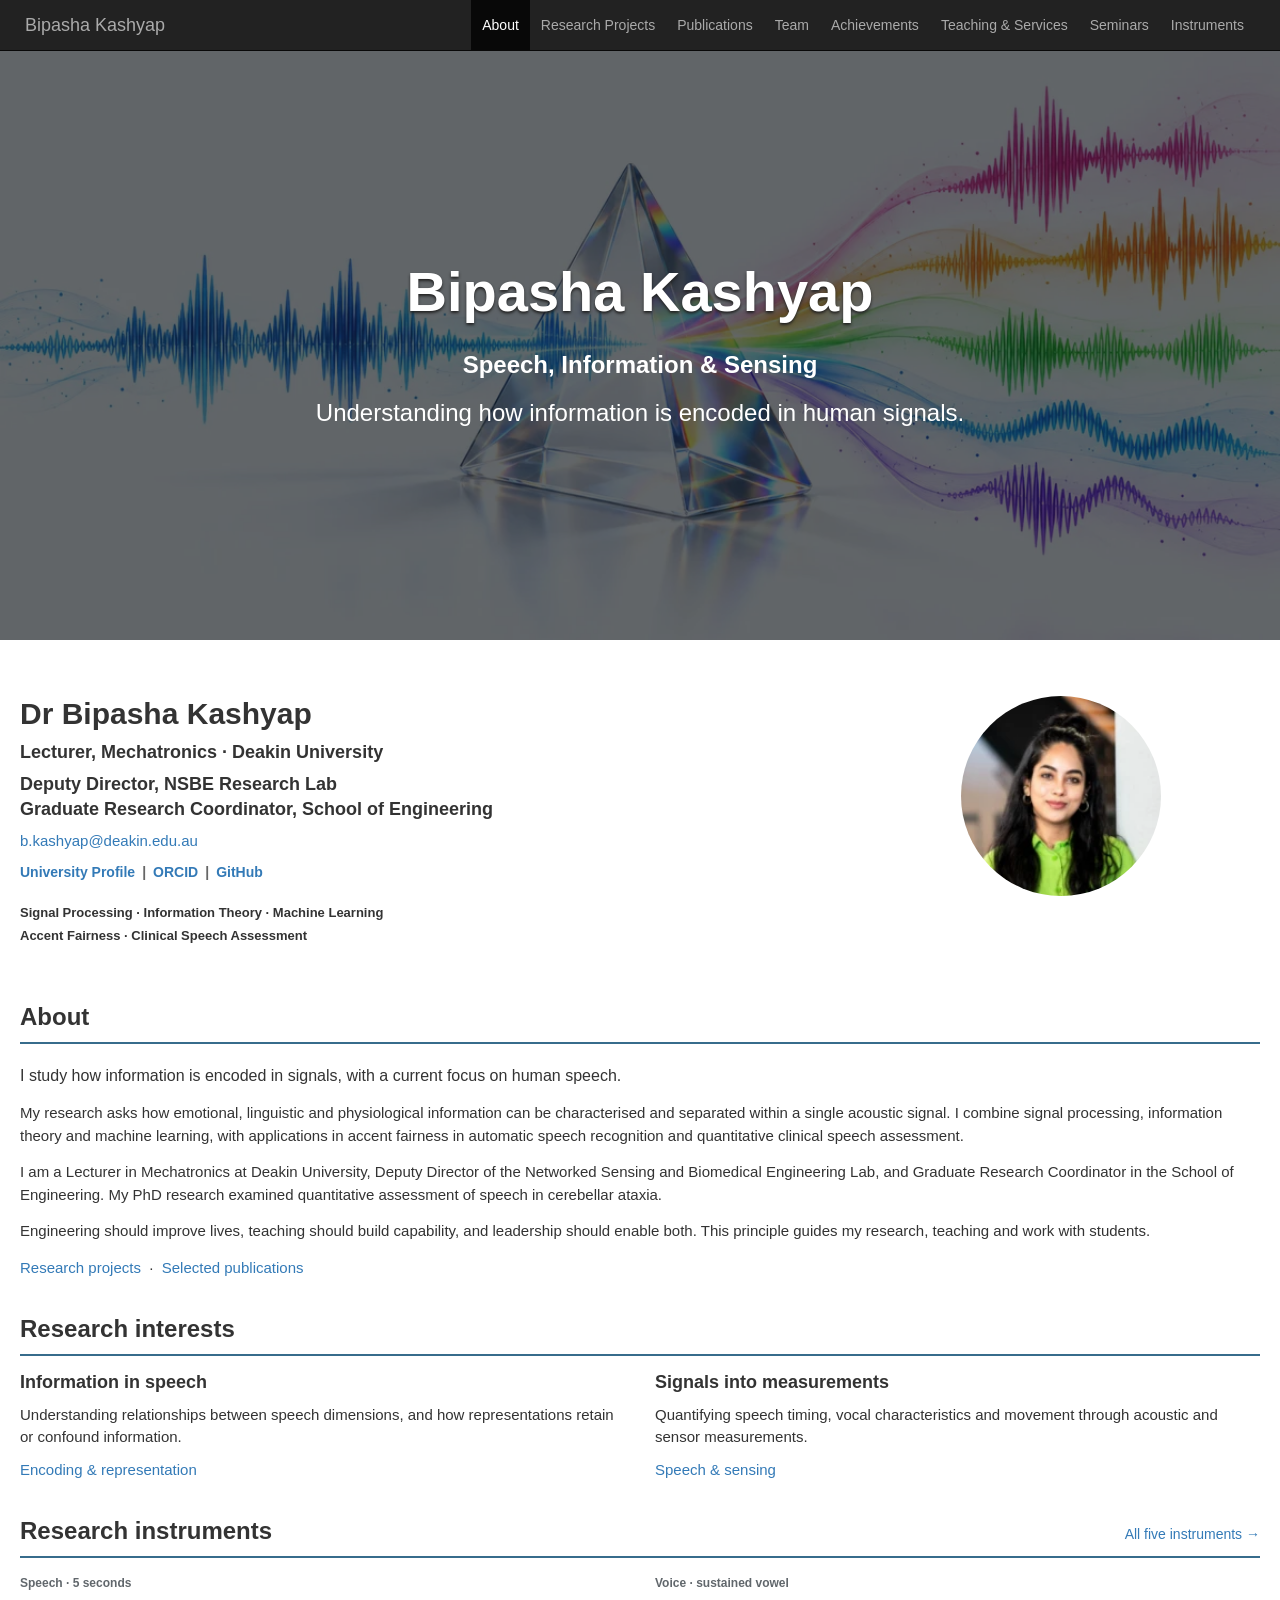
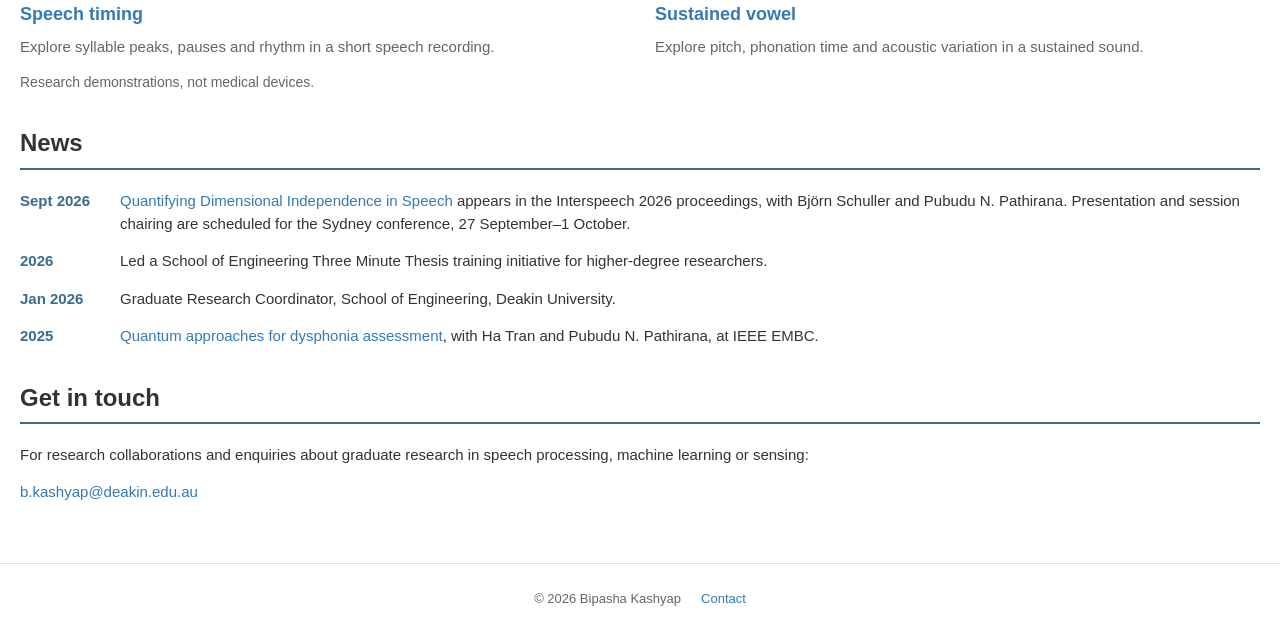
<file: index.html>
<!doctype html>
<html lang="en-AU"><head><meta charset="utf-8"><meta name="viewport" content="width=device-width, initial-scale=1"><title>About | Dr Bipasha Kashyap</title><meta name="description" content="Dr Bipasha Kashyap researches speech signal processing, information theory and machine learning at Deakin University."><meta name="theme-color" content="#222222"><link rel="icon" href="favicon.svg" type="image/svg+xml"><link rel="stylesheet" href="style.css?v=20260923-ting"><script src="site.js?v=20260923-ting" defer></script></head>
<body class="academic-page home-page"><a class="skip" href="#main">Skip to content</a><header class="masthead"><div class="nav-inner"><a class="brand" href="index.html">Bipasha Kashyap</a><button class="menu-toggle" type="button" aria-label="Toggle navigation" aria-expanded="false" aria-controls="main-nav" title="Toggle navigation"><img src="menu.svg" alt="" width="24" height="24"></button><nav class="nav" id="main-nav" aria-label="Main navigation"><a href="index.html" aria-current="page">About</a><a href="research.html">Research Projects</a><a href="publications.html">Publications</a><a href="supervision.html">Team</a><a href="achievements.html">Achievements</a><a href="teaching.html">Teaching &amp; Services</a><a href="talks.html">Seminars</a><a href="instruments.html">Instruments</a></nav></div></header>
<section class="hero" aria-labelledby="hero-title"><img src="speech-research.webp" alt="A speech waveform separating into information streams through a prism" width="1200" height="675" fetchpriority="high"><div class="hero-copy"><h1 id="hero-title">Bipasha Kashyap</h1><h2>Speech, Information &amp; Sensing</h2><p>Understanding how information is encoded in human signals.</p></div></section><main class="layout" id="main"><section class="profile-intro" aria-label="Researcher profile"><div><h2>Dr Bipasha Kashyap</h2><p class="profile-role">Lecturer, Mechatronics &middot; Deakin University</p><p class="profile-role">Deputy Director, NSBE Research Lab<br>Graduate Research Coordinator, School of Engineering</p><p><a href="mailto:b.kashyap@deakin.edu.au">b.kashyap@deakin.edu.au</a></p><div class="profile-links"><a href="https://experts.deakin.edu.au/37446-bipasha-kashyap">University Profile</a><a href="https://orcid.org/0000-0002-9469-858X">ORCID</a><a href="https://github.com/BipashaK2020">GitHub</a></div><p class="research-keywords">Signal Processing &middot; Information Theory &middot; Machine Learning<br>Accent Fairness &middot; Clinical Speech Assessment</p></div><img class="portrait" src="portrait.jpg" alt="Dr Bipasha Kashyap" width="180" height="180"></section>
<h2 class="section-title">About</h2>
<p class="intro">I study how information is encoded in signals, with a current focus on human speech.</p>
<p>My research asks how emotional, linguistic and physiological information can be characterised and separated within a single acoustic signal. I combine signal processing, information theory and machine learning, with applications in accent fairness in automatic speech recognition and quantitative clinical speech assessment.</p>
<p>I am a Lecturer in Mechatronics at Deakin University, Deputy Director of the Networked Sensing and Biomedical Engineering Lab, and Graduate Research Coordinator in the School of Engineering. My PhD research examined quantitative assessment of speech in cerebellar ataxia.</p>
<p>Engineering should improve lives, teaching should build capability, and leadership should enable both. This principle guides my research, teaching and work with students.</p>
<p><a href="research.html">Research projects</a> &nbsp;&middot;&nbsp; <a href="publications.html">Selected publications</a></p>
<section class="section"><div class="section-head"><h2>Research interests</h2></div><div class="two-col"><div class="topic"><h3>Information in speech</h3><p>Understanding relationships between speech dimensions, and how representations retain or confound information.</p><a href="research.html#encoding">Encoding &amp; representation</a></div><div class="topic"><h3>Signals into measurements</h3><p>Quantifying speech timing, vocal characteristics and movement through acoustic and sensor measurements.</p><a href="research.html#assessment">Speech &amp; sensing</a></div></div></section>
<section class="section"><div class="section-head"><h2>Research instruments</h2><a href="instruments.html">All five instruments &rarr;</a></div><div class="two-col"><div><span class="tag">Speech &middot; 5 seconds</span><h3><a href="prominence.html">Speech timing</a></h3><p class="muted">Explore syllable peaks, pauses and rhythm in a short speech recording.</p></div><div><span class="tag">Voice &middot; sustained vowel</span><h3><a href="phonation.html">Sustained vowel</a></h3><p class="muted">Explore pitch, phonation time and acoustic variation in a sustained sound.</p></div></div><p class="muted" style="font-size:14px">Research demonstrations, not medical devices.</p></section>
<section class="section"><h2>News</h2><ul class="news"><li><time datetime="2026-09">Sept 2026</time><p><a href="https://www.isca-archive.org/interspeech_2026/kashyap26_interspeech.html">Quantifying Dimensional Independence in Speech</a> appears in the Interspeech 2026 proceedings, with Bj&ouml;rn Schuller and Pubudu N. Pathirana. Presentation and session chairing are scheduled for the Sydney conference, 27 September&ndash;1 October.</p></li><li><time datetime="2026">2026</time><p>Led a School of Engineering Three Minute Thesis training initiative for higher-degree researchers.</p></li><li><time datetime="2026-01">Jan 2026</time><p>Graduate Research Coordinator, School of Engineering, Deakin University.</p></li><li><time datetime="2025">2025</time><p><a href="https://doi.org/10.1109/EMBC58623.2025.11252849">Quantum approaches for dysphonia assessment</a>, with Ha Tran and Pubudu N. Pathirana, at IEEE EMBC.</p></li></ul></section><section class="contact" id="contact"><h2>Get in touch</h2><p>For research collaborations and enquiries about graduate research in speech processing, machine learning or sensing:</p><a href="mailto:b.kashyap@deakin.edu.au">b.kashyap@deakin.edu.au</a></section></main><footer class="footer"><span>&copy; 2026 Bipasha Kashyap</span><a href="mailto:b.kashyap@deakin.edu.au">Contact</a></footer></body></html>
</file>
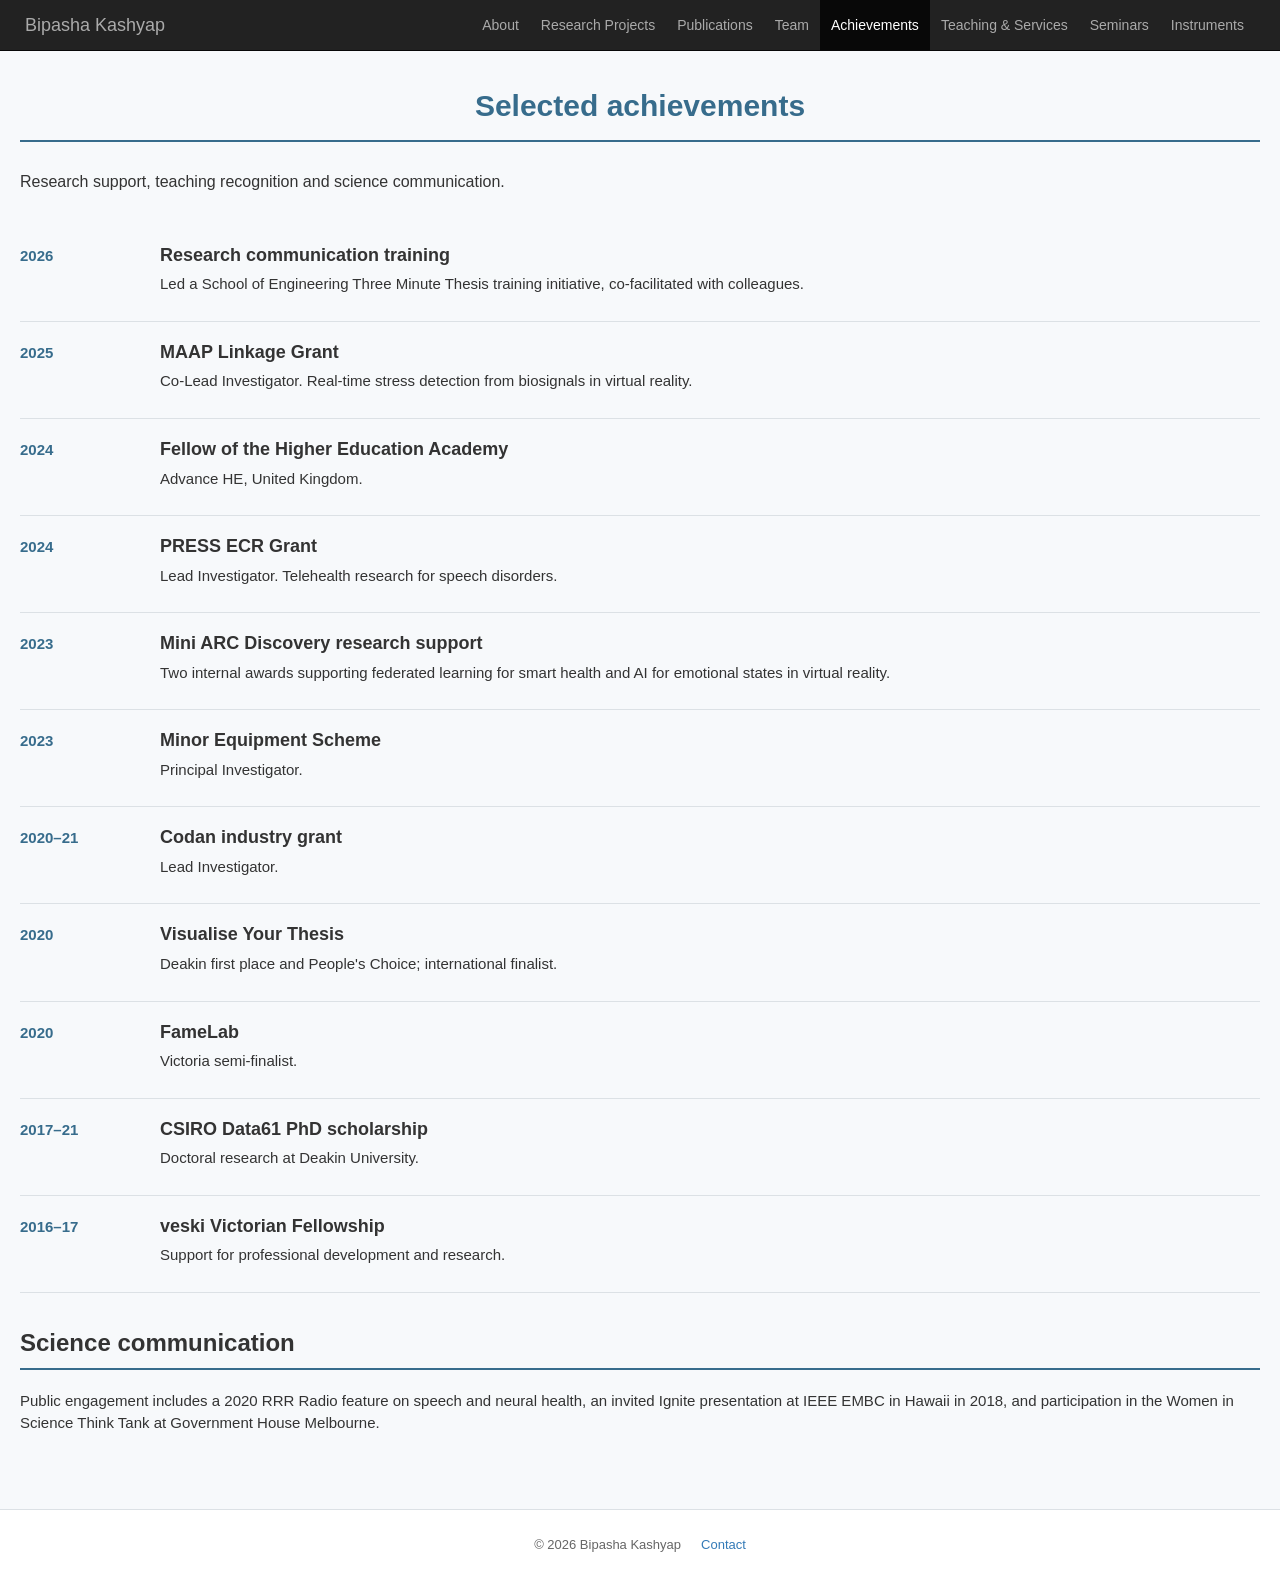
<file: achievements.html>
<!doctype html>
<html lang="en-AU"><head><meta charset="utf-8"><meta name="viewport" content="width=device-width, initial-scale=1"><title>Achievements | Dr Bipasha Kashyap</title><meta name="description" content="Selected research grants, fellowships, awards and science communication by Bipasha Kashyap."><meta name="theme-color" content="#222222"><link rel="icon" href="favicon.svg" type="image/svg+xml"><link rel="stylesheet" href="style.css?v=20260923-ting"><script src="site.js?v=20260923-ting" defer></script></head>
<body class="academic-page "><a class="skip" href="#main">Skip to content</a><header class="masthead"><div class="nav-inner"><a class="brand" href="index.html">Bipasha Kashyap</a><button class="menu-toggle" type="button" aria-label="Toggle navigation" aria-expanded="false" aria-controls="main-nav" title="Toggle navigation"><img src="menu.svg" alt="" width="24" height="24"></button><nav class="nav" id="main-nav" aria-label="Main navigation"><a href="index.html">About</a><a href="research.html">Research Projects</a><a href="publications.html">Publications</a><a href="supervision.html">Team</a><a href="achievements.html" aria-current="page">Achievements</a><a href="teaching.html">Teaching &amp; Services</a><a href="talks.html">Seminars</a><a href="instruments.html">Instruments</a></nav></div></header>
<main class="layout" id="main"><p class="kicker">Grants &amp; recognition</p><h1>Selected achievements</h1><p class="intro">Research support, teaching recognition and science communication.</p><ul class="timeline"><li><time>2026</time><div><h3>Research communication training</h3><p>Led a School of Engineering Three Minute Thesis training initiative, co-facilitated with colleagues.</p></div></li><li><time>2025</time><div><h3>MAAP Linkage Grant</h3><p>Co-Lead Investigator. Real-time stress detection from biosignals in virtual reality.</p></div></li><li><time>2024</time><div><h3>Fellow of the Higher Education Academy</h3><p>Advance HE, United Kingdom.</p></div></li><li><time>2024</time><div><h3>PRESS ECR Grant</h3><p>Lead Investigator. Telehealth research for speech disorders.</p></div></li><li><time>2023</time><div><h3>Mini ARC Discovery research support</h3><p>Two internal awards supporting federated learning for smart health and AI for emotional states in virtual reality.</p></div></li><li><time>2023</time><div><h3>Minor Equipment Scheme</h3><p>Principal Investigator.</p></div></li><li><time>2020&ndash;21</time><div><h3>Codan industry grant</h3><p>Lead Investigator.</p></div></li><li><time>2020</time><div><h3>Visualise Your Thesis</h3><p>Deakin first place and People's Choice; international finalist.</p></div></li><li><time>2020</time><div><h3>FameLab</h3><p>Victoria semi-finalist.</p></div></li><li><time>2017&ndash;21</time><div><h3>CSIRO Data61 PhD scholarship</h3><p>Doctoral research at Deakin University.</p></div></li><li><time>2016&ndash;17</time><div><h3>veski Victorian Fellowship</h3><p>Support for professional development and research.</p></div></li></ul><section class="section"><h2>Science communication</h2><p>Public engagement includes a 2020 RRR Radio feature on speech and neural health, an invited Ignite presentation at IEEE EMBC in Hawaii in 2018, and participation in the Women in Science Think Tank at Government House Melbourne.</p></section></main><footer class="footer"><span>&copy; 2026 Bipasha Kashyap</span><a href="mailto:b.kashyap@deakin.edu.au">Contact</a></footer></body></html>
</file>
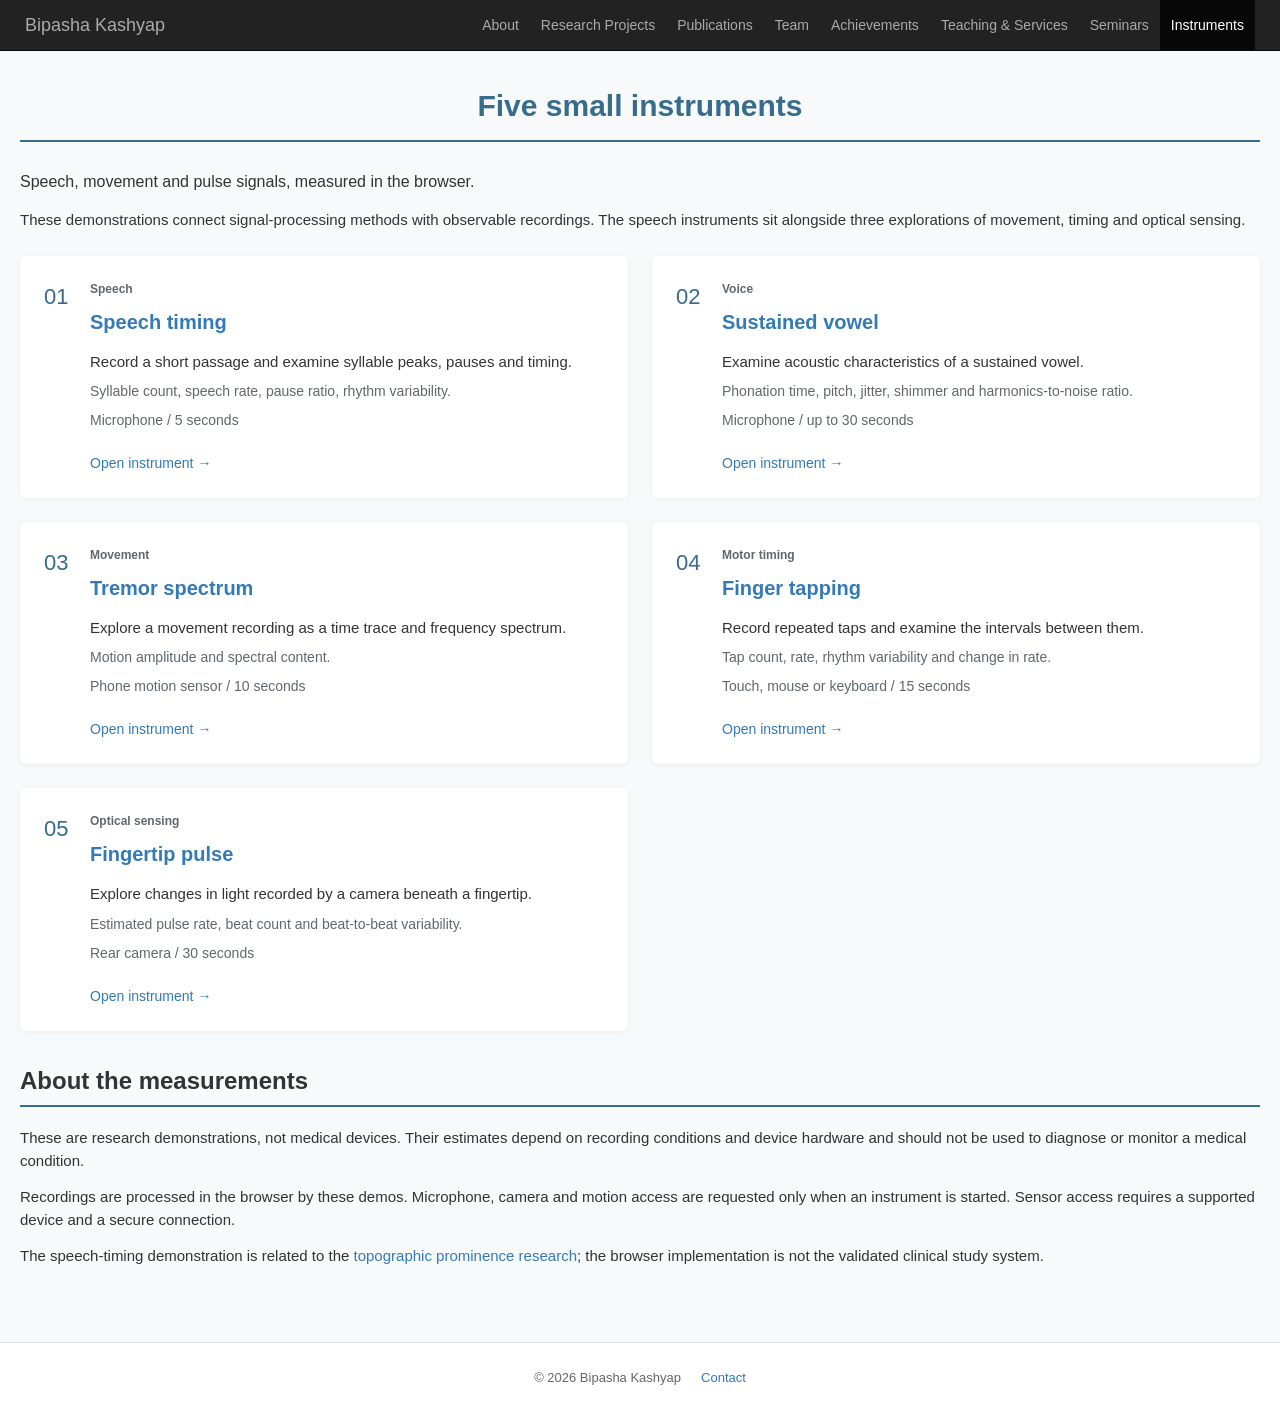
<file: instruments.html>
<!doctype html>
<html lang="en-AU"><head><meta charset="utf-8"><meta name="viewport" content="width=device-width, initial-scale=1"><title>Instruments | Dr Bipasha Kashyap</title><meta name="description" content="Five research demonstrations for speech timing, sustained vowel analysis, tremor, finger tapping and fingertip pulse."><meta name="theme-color" content="#222222"><link rel="icon" href="favicon.svg" type="image/svg+xml"><link rel="stylesheet" href="style.css?v=20260923-ting"><script src="site.js?v=20260923-ting" defer></script></head>
<body class="academic-page "><a class="skip" href="#main">Skip to content</a><header class="masthead"><div class="nav-inner"><a class="brand" href="index.html">Bipasha Kashyap</a><button class="menu-toggle" type="button" aria-label="Toggle navigation" aria-expanded="false" aria-controls="main-nav" title="Toggle navigation"><img src="menu.svg" alt="" width="24" height="24"></button><nav class="nav" id="main-nav" aria-label="Main navigation"><a href="index.html">About</a><a href="research.html">Research Projects</a><a href="publications.html">Publications</a><a href="supervision.html">Team</a><a href="achievements.html">Achievements</a><a href="teaching.html">Teaching &amp; Services</a><a href="talks.html">Seminars</a><a href="instruments.html" aria-current="page">Instruments</a></nav></div></header>
<main class="layout" id="main"><p class="kicker">Interactive research demonstrations</p><h1>Five small instruments</h1><p class="intro">Speech, movement and pulse signals, measured in the browser.</p><p>These demonstrations connect signal-processing methods with observable recordings. The speech instruments sit alongside three explorations of movement, timing and optical sensing.</p><div class="instrument-list"><article class="instrument"><span class="instrument-number" aria-hidden="true">01</span><div><span class="tag">Speech</span><h2 style="font-size:24px"><a href="prominence.html">Speech timing</a></h2><p>Record a short passage and examine syllable peaks, pauses and timing.</p><p class="measure-list">Syllable count, speech rate, pause ratio, rhythm variability.</p><p class="requirements">Microphone / 5 seconds</p></div><a class="instrument-link" href="prominence.html" aria-label="Open Speech timing">Open instrument &rarr;</a></article><article class="instrument"><span class="instrument-number" aria-hidden="true">02</span><div><span class="tag">Voice</span><h2 style="font-size:24px"><a href="phonation.html">Sustained vowel</a></h2><p>Examine acoustic characteristics of a sustained vowel.</p><p class="measure-list">Phonation time, pitch, jitter, shimmer and harmonics-to-noise ratio.</p><p class="requirements">Microphone / up to 30 seconds</p></div><a class="instrument-link" href="phonation.html" aria-label="Open Sustained vowel">Open instrument &rarr;</a></article><article class="instrument"><span class="instrument-number" aria-hidden="true">03</span><div><span class="tag">Movement</span><h2 style="font-size:24px"><a href="tremor.html">Tremor spectrum</a></h2><p>Explore a movement recording as a time trace and frequency spectrum.</p><p class="measure-list">Motion amplitude and spectral content.</p><p class="requirements">Phone motion sensor / 10 seconds</p></div><a class="instrument-link" href="tremor.html" aria-label="Open Tremor spectrum">Open instrument &rarr;</a></article><article class="instrument"><span class="instrument-number" aria-hidden="true">04</span><div><span class="tag">Motor timing</span><h2 style="font-size:24px"><a href="tapping.html">Finger tapping</a></h2><p>Record repeated taps and examine the intervals between them.</p><p class="measure-list">Tap count, rate, rhythm variability and change in rate.</p><p class="requirements">Touch, mouse or keyboard / 15 seconds</p></div><a class="instrument-link" href="tapping.html" aria-label="Open Finger tapping">Open instrument &rarr;</a></article><article class="instrument"><span class="instrument-number" aria-hidden="true">05</span><div><span class="tag">Optical sensing</span><h2 style="font-size:24px"><a href="pulse.html">Fingertip pulse</a></h2><p>Explore changes in light recorded by a camera beneath a fingertip.</p><p class="measure-list">Estimated pulse rate, beat count and beat-to-beat variability.</p><p class="requirements">Rear camera / 30 seconds</p></div><a class="instrument-link" href="pulse.html" aria-label="Open Fingertip pulse">Open instrument &rarr;</a></article></div><section class="section"><h2>About the measurements</h2><p>These are research demonstrations, not medical devices. Their estimates depend on recording conditions and device hardware and should not be used to diagnose or monitor a medical condition.</p><p>Recordings are processed in the browser by these demos. Microphone, camera and motion access are requested only when an instrument is started. Sensor access requires a supported device and a secure connection.</p><p>The speech-timing demonstration is related to the <a href="https://doi.org/10.1016/j.bspc.2019.101759">topographic prominence research</a>; the browser implementation is not the validated clinical study system.</p></section></main><footer class="footer"><span>&copy; 2026 Bipasha Kashyap</span><a href="mailto:b.kashyap@deakin.edu.au">Contact</a></footer></body></html>
</file>
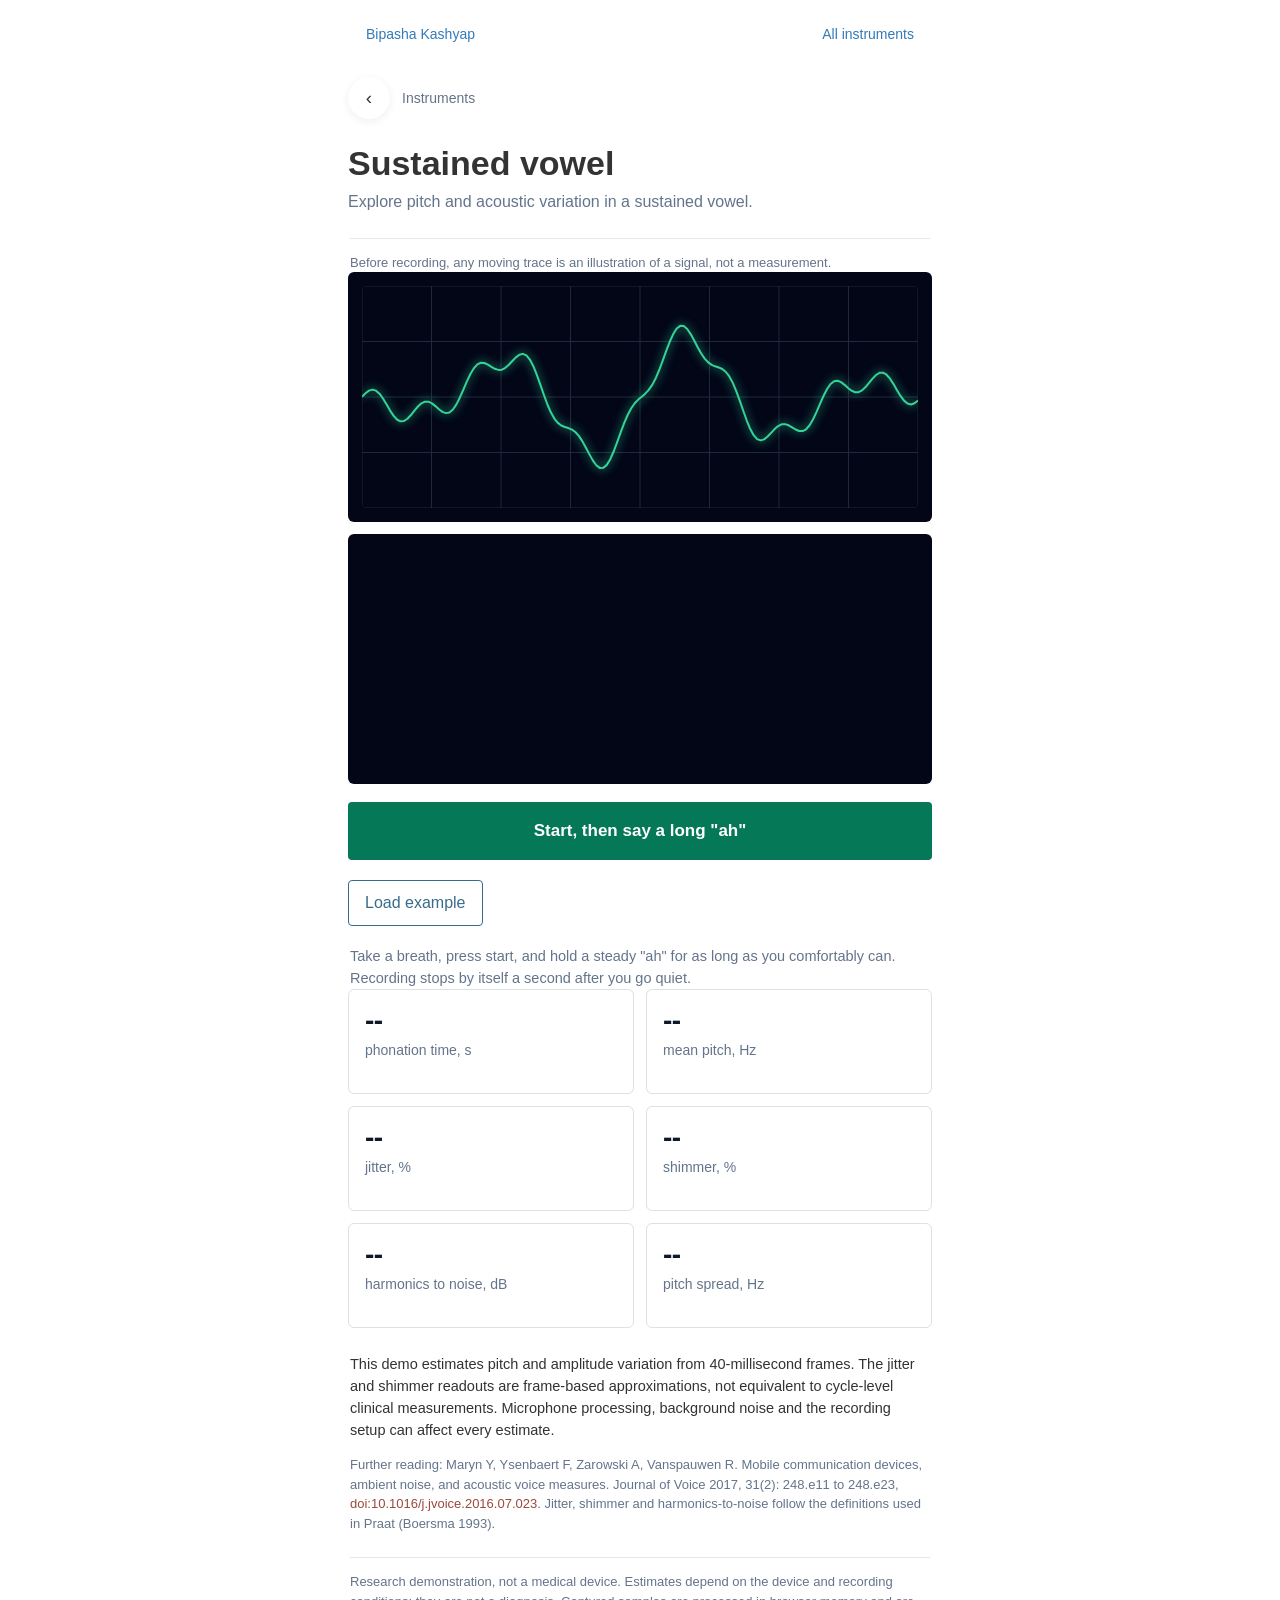
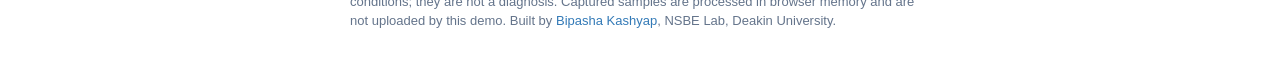
<file: phonation.html>
<!DOCTYPE html>
<html lang="en">
<head>
<meta charset="utf-8">
<meta name="viewport" content="width=device-width, initial-scale=1">
<title>Sustained vowel</title>

<style>
:root{
  --font:"Manrope",-apple-system,system-ui,sans-serif;
  --bg:#F8FAFC; --card:#FFFFFF; --panel:#020617; --chipbg:#FFFFFF;
  --ink:#0F172A; --mid:#64748B; --num:#0F172A;
  --accent:#047857; --accent2:#047857; --hot:#BE123C;
  --hair:#E2E8F0;
  --sh:0 2px 8px rgba(15,23,42,.05), 0 16px 38px rgba(15,23,42,.10);
  --sh-sm:0 2px 8px rgba(15,23,42,.07);
  --pad:#34D399; --pad-hit:#22D3EE; --pad-text:#022C22;
  --ring:#22D3EE; --arc:#34D399; --dot:#34D399; --grid:#1E293B; --plotbg:#020617;
  --panel-ink:#F8FAFC; --panel-mid:#94A3B8;
}
*{box-sizing:border-box}
html,body{margin:0;-webkit-text-size-adjust:100%}
body{font-family:var(--font);font-size:16px;line-height:1.55;background:var(--bg);color:var(--ink)}
main{max-width:460px;margin:0 auto;padding:14px 18px 44px}

.topbar{display:flex;align-items:center;gap:12px;margin:4px 0 22px}
.crumb{flex:1;font-size:14px;color:var(--mid);letter-spacing:.02em}
.icon-btn{width:42px;height:42px;border-radius:50%;border:0;background:var(--chipbg);color:var(--ink);
  font-size:19px;line-height:42px;text-align:center;text-decoration:none;display:inline-block;cursor:pointer;
  box-shadow:var(--sh-sm);transition:transform .12s;flex:0 0 auto}
.icon-btn:active{transform:scale(.94)}

h1{font-size:30px;line-height:1.15;font-weight:600;letter-spacing:-.02em;margin:0 0 6px}
.lead{color:var(--mid);margin:0 0 20px;font-size:15.5px}
h2{font-size:15px;font-weight:600;margin:0;letter-spacing:-.01em}
.section-head{display:flex;align-items:baseline;justify-content:space-between;margin:26px 0 12px}
.hint{font-size:13px;color:var(--mid)}

.card{background:var(--card);border-radius:24px;padding:18px;box-shadow:var(--sh)}
.panel{background:var(--panel);padding:14px}
.panel + .panel{margin-top:12px}
canvas{width:100%;height:auto;display:block;border-radius:14px}

button.go{appearance:none;border:0;background:var(--accent2);color:#FFFFFF;font:inherit;font-weight:600;
  font-size:17px;padding:16px 20px;border-radius:18px;width:100%;margin:18px 0 8px;cursor:pointer;
  box-shadow:0 8px 22px rgba(4,120,87,.28);transition:transform .12s ease,background .2s}
button.go:active{transform:scale(.985)}
button.go:disabled{background:#CBD5E1;color:#64748B;box-shadow:none}
button.go.live{animation:ring 1.4s ease-out infinite}
@keyframes ring{0%{box-shadow:0 0 0 0 rgba(4,120,87,.5)}100%{box-shadow:0 0 0 18px rgba(4,120,87,0)}}
button:focus-visible,.icon-btn:focus-visible{outline:2px solid var(--accent);outline-offset:3px}

.status{min-height:22px;color:var(--mid);font-size:14.5px;margin:14px 2px 0}

.readouts{display:grid;grid-template-columns:1fr 1fr;gap:12px;margin:0}
.stat{padding:16px 16px 14px}
.chip{width:36px;height:36px;border-radius:50%;display:flex;align-items:center;justify-content:center;
  font-size:15px;margin-bottom:12px}
.chip-a{background:rgba(4,120,87,.10);color:#047857}
.chip-b{background:rgba(14,116,144,.10);color:#0E7490}
.stat b{display:block;font-size:30px;font-weight:600;line-height:1.05;font-variant-numeric:tabular-nums;
  letter-spacing:-.02em;color:var(--num);transition:color .3s}
.stat b.hot{color:var(--hot)}
.lab{display:block;font-size:12.5px;color:var(--mid);margin-top:5px;line-height:1.35}

.note{font-size:14.5px;margin:26px 2px 0}
.ref{font-size:13px;color:var(--mid);margin:14px 2px 0}
.ref a{color:var(--accent)}
.fine{font-size:12.5px;color:var(--mid);border-top:1px solid var(--hair);padding-top:14px;margin:24px 2px 0}
a{color:var(--accent)}
@media (prefers-reduced-motion:reduce){*{animation:none!important;transition:none!important}}
</style>
<link rel="stylesheet" href="style.css?v=20260923-ting">
<link rel="icon" href="favicon.svg" type="image/svg+xml">
<script src="instrument-support.js" defer></script>
</head>
<body class="instrument-page">
<nav class="site-back" aria-label="Site navigation"><a href="index.html">Bipasha Kashyap</a><a href="instruments.html">All instruments</a></nav>
<main>
<div class="topbar">
  <a class="icon-btn" href="instruments.html" aria-label="All instruments">&#8249;</a>
  <span class="crumb">Instruments</span>
</div>
<h1>Sustained vowel</h1>
<p class="lead">Explore pitch and acoustic variation in a sustained vowel.</p>

<div class="card panel"><canvas id="wave" data-ratio="0.4"></canvas></div>
<div class="card panel"><canvas id="f0" data-ratio="0.4"></canvas></div>
<button class="go" id="go">Start, then say a long "ah"</button>
<p class="status" id="status">Take a breath, press start, and hold a steady "ah" for as long as you comfortably can. Recording stops by itself a second after you go quiet.</p>
<div class="readouts"><div class="card stat"><span class="chip chip-a">&#9679;</span><b id="mpt">--</b><span class="lab">phonation time, s</span></div><div class="card stat"><span class="chip chip-b">&#9673;</span><b id="hz">--</b><span class="lab">mean pitch, Hz</span></div><div class="card stat"><span class="chip chip-a">&#8767;</span><b id="jit">--</b><span class="lab">jitter, %</span></div><div class="card stat"><span class="chip chip-b">&#8776;</span><b id="shim">--</b><span class="lab">shimmer, %</span></div><div class="card stat"><span class="chip chip-a">&#9678;</span><b id="hnr">--</b><span class="lab">harmonics to noise, dB</span></div><div class="card stat"><span class="chip chip-b">&#8735;</span><b id="sd">--</b><span class="lab">pitch spread, Hz</span></div></div>
<p class="note">This demo estimates pitch and amplitude variation from 40-millisecond frames. The jitter and shimmer readouts are frame-based approximations, not equivalent to cycle-level clinical measurements. Microphone processing, background noise and the recording setup can affect every estimate.</p>

<p class="ref">Further reading: Maryn Y, Ysenbaert F, Zarowski A, Vanspauwen R. Mobile communication devices, ambient noise, and acoustic voice measures. Journal of Voice 2017, 31(2): 248.e11 to 248.e23, <a href="https://doi.org/10.1016/j.jvoice.2016.07.023">doi:10.1016/j.jvoice.2016.07.023</a>. Jitter, shimmer and harmonics-to-noise follow the definitions used in Praat (Boersma 1993).</p>
<p class="fine">Research demonstration, not a medical device. Estimates depend on the device and recording conditions; they are not a diagnosis. Captured samples are processed in browser memory and are not uploaded by this demo. Built by <a href="index.html">Bipasha Kashyap</a>, NSBE Lab, Deakin University.</p>
</main>
<script>

const CSS=getComputedStyle(document.documentElement);const V=n=>CSS.getPropertyValue(n).trim();
const RM=window.matchMedia&&window.matchMedia('(prefers-reduced-motion: reduce)').matches;
function fitCanvas(c){const d=window.devicePixelRatio||1;const w=c.clientWidth;const h=Math.round(w*(c.dataset.ratio?+c.dataset.ratio:0.5));c.width=w*d;c.height=h*d;c.style.height=h+'px';const g=c.getContext('2d');g.setTransform(d,0,0,d,0,0);return g;}
function plotbg(g,w,h){g.fillStyle=V('--plotbg');g.fillRect(0,0,w,h);}
function grid(g,w,h){g.strokeStyle=V('--grid');g.lineWidth=1;for(let x=0;x<=w;x+=w/8){g.beginPath();g.moveTo(x,0);g.lineTo(x,h);g.stroke();}for(let y=0;y<=h;y+=h/4){g.beginPath();g.moveTo(0,y);g.lineTo(w,y);g.stroke();}}
function trace(g,w,h,arr,lo,hi,color){if(arr.length<2)return;g.save();g.strokeStyle=color||V('--dot');g.lineWidth=2;g.shadowColor=color||V('--dot');g.shadowBlur=10;g.lineJoin='round';g.beginPath();for(let i=0;i<arr.length;i++){const x=i/(arr.length-1)*w;const y=h-(arr[i]-lo)/(hi-lo)*h;if(i===0)g.moveTo(x,y);else g.lineTo(x,y);}g.stroke();g.restore();}
function idleWave(c,g,phaseRef){const w=c.clientWidth,h=c.clientHeight;g.clearRect(0,0,w,h);plotbg(g,w,h);grid(g,w,h);const a=[];for(let i=0;i<160;i++){const t=i/160;a.push(0.35*Math.sin(2*Math.PI*(3*t)+phaseRef.p)*Math.exp(-((t-0.5)**2)/0.12)+0.06*Math.sin(2*Math.PI*11*t+phaseRef.p*2));}trace(g,w,h,a,-0.6,0.6,V('--dot'));if(!RM)phaseRef.p+=0.045;}
function tween(el,to,dec,suffix){el.textContent=fmt(to,dec)+(suffix||'');}
function fft(re,im){const n=re.length;for(let i=1,j=0;i<n;i++){let bit=n>>1;for(;j&bit;bit>>=1)j^=bit;j^=bit;if(i<j){[re[i],re[j]]=[re[j],re[i]];[im[i],im[j]]=[im[j],im[i]];}}for(let len=2;len<=n;len<<=1){const ang=-2*Math.PI/len;const wr=Math.cos(ang),wi=Math.sin(ang);for(let i=0;i<n;i+=len){let cr=1,ci=0;for(let j=0;j<len/2;j++){const ur=re[i+j],ui=im[i+j];const vr=re[i+j+len/2]*cr-im[i+j+len/2]*ci;const vi=re[i+j+len/2]*ci+im[i+j+len/2]*cr;re[i+j]=ur+vr;im[i+j]=ui+vi;re[i+j+len/2]=ur-vr;im[i+j+len/2]=ui-vi;const t=cr*wr-ci*wi;ci=cr*wi+ci*wr;cr=t;}}}}
function psd(sig,fs){let n=1;while(n<sig.length*2)n<<=1;const re=new Float64Array(n),im=new Float64Array(n);const N=sig.length;const mean=sig.reduce((a,b)=>a+b,0)/N;for(let i=0;i<N;i++){const w=0.5-0.5*Math.cos(2*Math.PI*i/(N-1));re[i]=(sig[i]-mean)*w;}fft(re,im);const out=[];for(let k=0;k<n/2;k++){out.push({f:k*fs/n,p:(re[k]*re[k]+im[k]*im[k])/N});}return out;}
function fmt(x,d){return isFinite(x)?x.toFixed(d):'--';}

const wave=document.getElementById('wave'),f0c=document.getElementById('f0');let gw=fitCanvas(wave),gf=fitCanvas(f0c);
window.addEventListener('resize',()=>{gw=fitCanvas(wave);gf=fitCanvas(f0c);if(buf.length&&!proc)analyse();});
const st=document.getElementById('status'),btn=document.getElementById('go');
let ctx=null,proc=null,src=null,stream=null,buf=[],fs=48000,raf=null,voicedSince=-1,quietSince=-1,t0=0;
let captureVersion=0,recordingTimer=null;
const ph={p:0};let idleRaf=null;function idle(){gf.clearRect(0,0,f0c.clientWidth,f0c.clientHeight);grid(gf,f0c.clientWidth,f0c.clientHeight);(function loop(){idleWave(wave,gw,ph);idleRaf=requestAnimationFrame(loop);})();}idle();
async function start(){btn.disabled=true;btn.classList.add('live');cancelAnimationFrame(idleRaf);buf=[];voicedSince=-1;quietSince=-1;
 for(const id of ['mpt','hz','jit','shim','hnr','sd'])document.getElementById(id).textContent='--';
 window.setInstrumentBusy?.(true);const version=++captureVersion;
 try{
 const opened=await navigator.mediaDevices.getUserMedia({audio:{echoCancellation:false,noiseSuppression:false,autoGainControl:false},video:false});
 if(version!==captureVersion){opened.getTracks().forEach(t=>t.stop());return;}stream=opened;
 ctx=new (window.AudioContext||window.webkitAudioContext)();await ctx.resume();if(version!==captureVersion)return;
 fs=ctx.sampleRate;src=ctx.createMediaStreamSource(stream);proc=ctx.createScriptProcessor(2048,1,1);src.connect(proc);proc.connect(ctx.destination);t0=ctx.currentTime;
 }catch(e){if(version!==captureVersion)return;releaseCapture();st.textContent='Microphone recording could not start. Check browser permissions, or load the example.';return;}
 proc.onaudioprocess=e=>{const d=e.inputBuffer.getChannelData(0);buf.push(new Float32Array(d));const rms=Math.sqrt(d.reduce((a,b)=>a+b*b,0)/d.length);const t=ctx.currentTime-t0;if(rms>0.02){if(voicedSince<0)voicedSince=t;quietSince=-1;}else if(voicedSince>=0){if(quietSince<0)quietSince=t;else if(t-quietSince>1.0)stop();}if(t>30)stop();};
 st.textContent='Listening. Hold the "ah" steady.';recordingTimer=setTimeout(stop,30000);raf=requestAnimationFrame(live);}
function live(){const w=wave.clientWidth,h=wave.clientHeight;gw.clearRect(0,0,w,h);plotbg(gw,w,h);grid(gw,w,h);const last=buf.slice(-12);const x=[];for(const b of last)for(let i=0;i<b.length;i+=8)x.push(b[i]);trace(gw,w,h,x,-0.6,0.6);
 const w2=f0c.clientWidth,h2=f0c.clientHeight;gf.clearRect(0,0,w2,h2);plotbg(gf,w2,h2);grid(gf,w2,h2);let rms=0;if(last.length){const b=last[last.length-1];let e=0;for(let i=0;i<b.length;i++)e+=b[i]*b[i];rms=Math.sqrt(e/b.length);}const r=h2*0.12+h2*0.35*Math.min(1,rms*6);gf.save();gf.shadowColor=rms>0.02?V('--ring'):V('--pad');gf.shadowBlur=24;gf.fillStyle=rms>0.02?V('--ring'):V('--pad');gf.beginPath();gf.arc(w2/2,h2/2,r,0,Math.PI*2);gf.fill();gf.restore();gf.fillStyle=V('--panel-mid');gf.font='12px sans-serif';gf.fillText(voicedSince>=0?'voice detected':'waiting for voice',8,14);if(proc)raf=requestAnimationFrame(live);}
function releaseCapture(){captureVersion++;clearTimeout(recordingTimer);cancelAnimationFrame(raf);cancelAnimationFrame(idleRaf);if(proc){proc.onaudioprocess=null;proc.disconnect();proc=null;}if(src){src.disconnect();src=null;}if(stream){stream.getTracks().forEach(t=>t.stop());stream=null;}if(ctx&&ctx.state!=='closed')ctx.close().catch(()=>{});ctx=null;btn.disabled=false;btn.classList.remove('live');window.setInstrumentBusy?.(false);}
function cancelRecording(){releaseCapture();st.textContent='Recording cancelled. Start again or load an example.';}
function stop(){if(!proc)return;releaseCapture();analyse();}
function loadExample(){releaseCapture();fs=16000;const x=new Float32Array(fs*3);for(let i=0;i<x.length;i++){const t=i/fs;const fade=Math.min(1,t/0.05,(3-t)/0.05);x[i]=fade*(0.2*Math.sin(2*Math.PI*180*t)+0.04*Math.sin(2*Math.PI*360*t));}buf=[x];analyse();}
function acf(frame,minLag,maxLag){const N=frame.length;const cum=new Float64Array(N+1);for(let i=0;i<N;i++)cum[i+1]=cum[i]+frame[i]*frame[i];if(cum[N]<1e-9)return {lag:0,r:0};const rs=new Float64Array(maxLag+1);let best=0;for(let lag=minLag;lag<=maxLag;lag++){let s=0;for(let i=0;i+lag<N;i++)s+=frame[i]*frame[i+lag];const e0=cum[N-lag],e1=cum[N]-cum[lag];rs[lag]=s/Math.sqrt(e0*e1+1e-12);if(rs[lag]>best)best=rs[lag];}let bl=0;for(let lag=minLag+1;lag<maxLag;lag++){if(rs[lag]>=best-0.1&&rs[lag]>=rs[lag-1]&&rs[lag]>=rs[lag+1]){bl=lag;break;}}if(!bl)return {lag:0,r:0};const a=rs[bl-1],b=rs[bl],c=rs[bl+1];const den=a-2*b+c;const d=den!==0?0.5*(a-c)/den:0;return {lag:bl+d,r:b};}
function analyse(){const N=buf.reduce((a,b)=>a+b.length,0);const x=new Float32Array(N);let o=0;for(const b of buf){x.set(b,o);o+=b.length;}
 const fl=Math.round(0.04*fs),hop=Math.round(0.01*fs);const frames=[];for(let s=0;s+fl<=N;s+=hop){const fr=x.subarray(s,s+fl);let e=0,pk=0;for(let i=0;i<fl;i++){e+=fr[i]*fr[i];pk=Math.max(pk,Math.abs(fr[i]));}const rms=Math.sqrt(e/fl);let f0=0,r=0;if(rms>0.02){const a=acf(fr,Math.round(fs/500),Math.round(fs/60));if(a.r>0.6&&a.lag>0){f0=fs/a.lag;r=a.r;}}frames.push({t:s/fs,rms:rms,pk:pk,f0:f0,r:r});}
 let bestS=0,bestL=0,cur=0,curS=0;for(let i=0;i<frames.length;i++){if(frames[i].f0>0){if(cur===0)curS=i;cur++;if(cur>bestL){bestL=cur;bestS=curS;}}else cur=0;}
 if(bestL<20){st.textContent='No steady voiced sound was found. Try again, closer to the microphone, and hold the "ah" for at least half a second.';return;}
 const seg0=frames.slice(bestS,bestS+bestL);const mpt=bestL*0.01;const sorted=seg0.map(q=>q.f0).sort((a,b)=>a-b);const med=sorted[Math.floor(sorted.length/2)];const seg=seg0.filter(q=>q.f0>0.7*med&&q.f0<1.4*med);const f=seg.map(q=>q.f0);const mf=f.reduce((a,b)=>a+b,0)/f.length;const sd=Math.sqrt(f.reduce((a,b)=>a+(b-mf)*(b-mf),0)/f.length);
 const T=f.map(v=>1/v);let js=0;for(let i=1;i<T.length;i++)js+=Math.abs(T[i]-T[i-1]);const jitter=100*(js/(T.length-1))/(T.reduce((a,b)=>a+b,0)/T.length);
 const A=seg.map(q=>q.pk);let ss=0;for(let i=1;i<A.length;i++)ss+=Math.abs(A[i]-A[i-1]);const shimmer=100*(ss/(A.length-1))/(A.reduce((a,b)=>a+b,0)/A.length);
 const hnr=seg.map(q=>10*Math.log10(Math.max(1e-6,q.r)/Math.max(1e-6,1-q.r)));const mh=hnr.reduce((a,b)=>a+b,0)/hnr.length;
 tween(document.getElementById('mpt'),mpt,1);tween(document.getElementById('hz'),mf,0);tween(document.getElementById('jit'),jitter,2);tween(document.getElementById('shim'),shimmer,1);tween(document.getElementById('hnr'),mh,1);tween(document.getElementById('sd'),sd,1);
 const w=wave.clientWidth,h=wave.clientHeight;gw.clearRect(0,0,w,h);plotbg(gw,w,h);grid(gw,w,h);const env=frames.map(q=>q.rms);trace(gw,w,h,env,0,Math.max(0.05,...env)*1.1);gw.fillStyle='rgba(34,211,238,0.28)';gw.fillRect(bestS/frames.length*w,0,bestL/frames.length*w,h);
 const w2=f0c.clientWidth,h2=f0c.clientHeight;gf.clearRect(0,0,w2,h2);plotbg(gf,w2,h2);grid(gf,w2,h2);gf.save();gf.fillStyle=V('--dot');gf.shadowColor=V('--dot');gf.shadowBlur=8;const hiF=Math.max(300,mf*1.6);frames.forEach((q,i)=>{if(q.f0>0){gf.beginPath();gf.arc(i/frames.length*w2,h2-q.f0/hiF*h2,2.5,0,Math.PI*2);gf.fill();}});gf.restore();gf.fillStyle=V('--panel-mid');gf.font='12px sans-serif';gf.fillText('pitch, Hz (top '+Math.round(hiF)+')',6,14);
 st.textContent='Done. Press start to repeat.';}
btn.addEventListener('click',()=>{if(proc)stop();else start();});

</script>
</body>
</html>
</file>
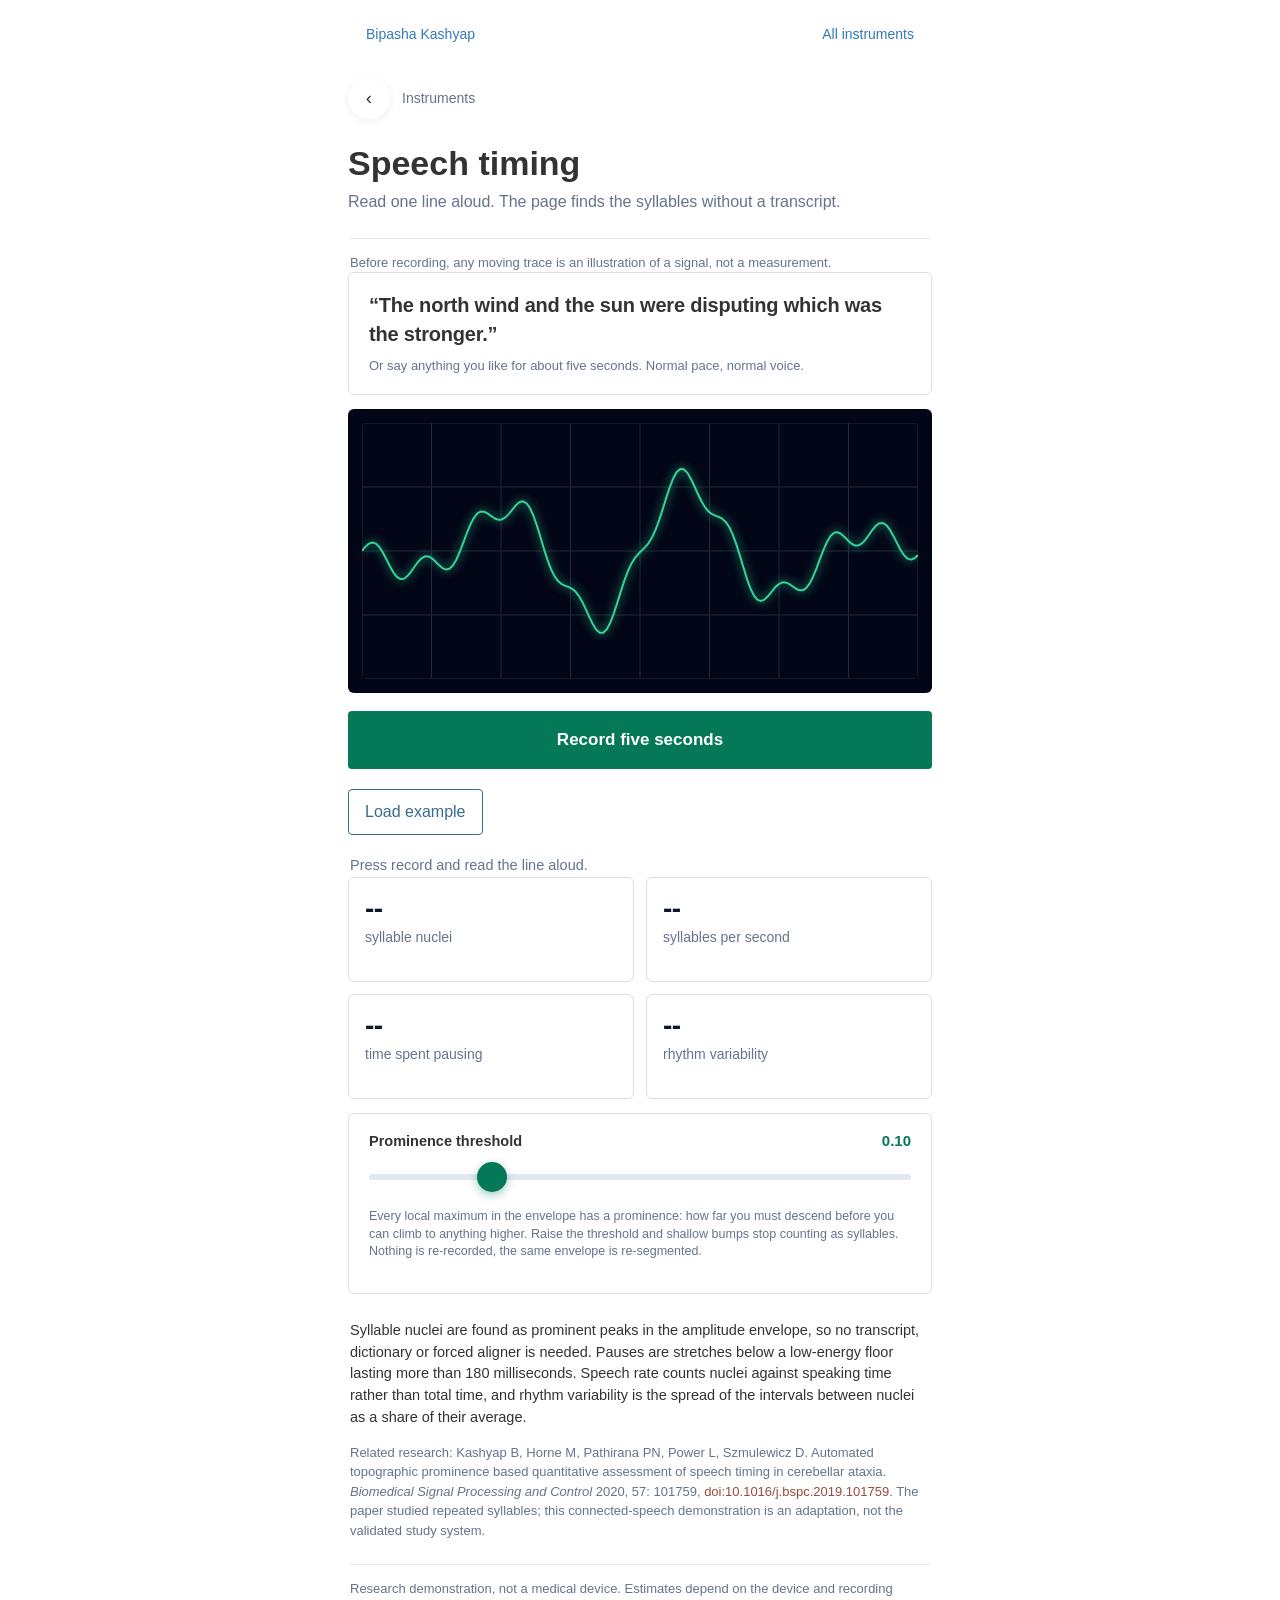
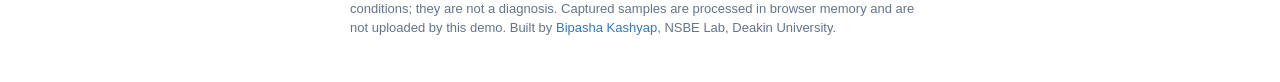
<file: prominence.html>
<!DOCTYPE html>
<html lang="en">
<head>
<meta charset="utf-8">
<meta name="viewport" content="width=device-width, initial-scale=1">
<title>Speech timing</title>
<style>
.reading{background:var(--card);border-radius:24px;padding:18px 20px;box-shadow:var(--sh);margin:0 0 14px}
.reading p{margin:0;font-size:20px;line-height:1.45;font-weight:600;letter-spacing:-.01em}
.reading span{display:block;font-size:13px;color:var(--mid);font-weight:400;margin-top:8px}
.ctrl{background:var(--card);border-radius:24px;padding:16px 20px 18px;box-shadow:var(--sh);margin:14px 0 0}
.ctrl .row{display:flex;justify-content:space-between;align-items:baseline;margin-bottom:10px}
.ctrl label{font-size:14.5px;font-weight:600}
.ctrl output{font-size:15px;color:var(--accent2);font-weight:600;font-variant-numeric:tabular-nums}
.ctrl .hint{font-size:12.5px;color:var(--mid);margin-top:9px;line-height:1.4}
input[type=range]{-webkit-appearance:none;width:100%;height:30px;background:transparent;margin:0}
input[type=range]::-webkit-slider-runnable-track{height:6px;border-radius:3px;background:#E2E8F0}
input[type=range]::-webkit-slider-thumb{-webkit-appearance:none;width:30px;height:30px;border-radius:50%;
  background:var(--accent2);margin-top:-12px;box-shadow:0 3px 10px rgba(4,120,87,.4);cursor:pointer}
input[type=range]::-moz-range-track{height:6px;border-radius:3px;background:#E2E8F0}
input[type=range]::-moz-range-thumb{width:30px;height:30px;border:0;border-radius:50%;background:var(--accent2);cursor:pointer}
</style>
<style>
:root{
  --font:"Manrope",-apple-system,system-ui,sans-serif;
  --bg:#F8FAFC; --card:#FFFFFF; --panel:#020617; --chipbg:#FFFFFF;
  --ink:#0F172A; --mid:#64748B; --num:#0F172A;
  --accent:#047857; --accent2:#047857; --hot:#BE123C;
  --hair:#E2E8F0;
  --sh:0 2px 8px rgba(15,23,42,.05), 0 16px 38px rgba(15,23,42,.10);
  --sh-sm:0 2px 8px rgba(15,23,42,.07);
  --pad:#34D399; --pad-hit:#22D3EE; --pad-text:#022C22;
  --ring:#22D3EE; --arc:#34D399; --dot:#34D399; --grid:#1E293B; --plotbg:#020617;
  --panel-ink:#F8FAFC; --panel-mid:#94A3B8;
}
*{box-sizing:border-box}
html,body{margin:0;-webkit-text-size-adjust:100%}
body{font-family:var(--font);font-size:16px;line-height:1.55;background:var(--bg);color:var(--ink)}
main{max-width:460px;margin:0 auto;padding:14px 18px 44px}

.topbar{display:flex;align-items:center;gap:12px;margin:4px 0 22px}
.crumb{flex:1;font-size:14px;color:var(--mid);letter-spacing:.02em}
.icon-btn{width:42px;height:42px;border-radius:50%;border:0;background:var(--chipbg);color:var(--ink);
  font-size:19px;line-height:42px;text-align:center;text-decoration:none;display:inline-block;cursor:pointer;
  box-shadow:var(--sh-sm);transition:transform .12s;flex:0 0 auto}
.icon-btn:active{transform:scale(.94)}

h1{font-size:30px;line-height:1.15;font-weight:600;letter-spacing:-.02em;margin:0 0 6px}
.lead{color:var(--mid);margin:0 0 20px;font-size:15.5px}
h2{font-size:15px;font-weight:600;margin:0;letter-spacing:-.01em}
.section-head{display:flex;align-items:baseline;justify-content:space-between;margin:26px 0 12px}
.hint{font-size:13px;color:var(--mid)}

.card{background:var(--card);border-radius:24px;padding:18px;box-shadow:var(--sh)}
.panel{background:var(--panel);padding:14px}
.panel + .panel{margin-top:12px}
canvas{width:100%;height:auto;display:block;border-radius:14px}

button.go{appearance:none;border:0;background:var(--accent2);color:#FFFFFF;font:inherit;font-weight:600;
  font-size:17px;padding:16px 20px;border-radius:18px;width:100%;margin:18px 0 8px;cursor:pointer;
  box-shadow:0 8px 22px rgba(4,120,87,.28);transition:transform .12s ease,background .2s}
button.go:active{transform:scale(.985)}
button.go:disabled{background:#CBD5E1;color:#64748B;box-shadow:none}
button.go.live{animation:ring 1.4s ease-out infinite}
@keyframes ring{0%{box-shadow:0 0 0 0 rgba(4,120,87,.5)}100%{box-shadow:0 0 0 18px rgba(4,120,87,0)}}
button:focus-visible,.icon-btn:focus-visible{outline:2px solid var(--accent);outline-offset:3px}

.status{min-height:22px;color:var(--mid);font-size:14.5px;margin:14px 2px 0}

.readouts{display:grid;grid-template-columns:1fr 1fr;gap:12px;margin:0}
.stat{padding:16px 16px 14px}
.chip{width:36px;height:36px;border-radius:50%;display:flex;align-items:center;justify-content:center;
  font-size:15px;margin-bottom:12px}
.chip-a{background:rgba(4,120,87,.10);color:#047857}
.chip-b{background:rgba(14,116,144,.10);color:#0E7490}
.stat b{display:block;font-size:30px;font-weight:600;line-height:1.05;font-variant-numeric:tabular-nums;
  letter-spacing:-.02em;color:var(--num);transition:color .3s}
.stat b.hot{color:var(--hot)}
.lab{display:block;font-size:12.5px;color:var(--mid);margin-top:5px;line-height:1.35}

.note{font-size:14.5px;margin:26px 2px 0}
.ref{font-size:13px;color:var(--mid);margin:14px 2px 0}
.ref a{color:var(--accent)}
.fine{font-size:12.5px;color:var(--mid);border-top:1px solid var(--hair);padding-top:14px;margin:24px 2px 0}
a{color:var(--accent)}
@media (prefers-reduced-motion:reduce){*{animation:none!important;transition:none!important}}
</style>
<link rel="stylesheet" href="style.css?v=20260923-ting">
<link rel="icon" href="favicon.svg" type="image/svg+xml">
<script src="instrument-support.js" defer></script>
</head>
<body class="instrument-page">
<nav class="site-back" aria-label="Site navigation"><a href="index.html">Bipasha Kashyap</a><a href="instruments.html">All instruments</a></nav>
<main>
<div class="topbar">
  <a class="icon-btn" href="instruments.html" aria-label="All instruments">&#8249;</a>
  <span class="crumb">Instruments</span>
</div>
<h1>Speech timing</h1>
<p class="lead">Read one line aloud. The page finds the syllables without a transcript.</p>

<div class="reading"><p>&ldquo;The north wind and the sun were disputing which was the stronger.&rdquo;
<span>Or say anything you like for about five seconds. Normal pace, normal voice.</span></p></div>

<div class="card panel"><canvas id="env" data-ratio="0.46"></canvas></div>
<button class="go" id="go">Record five seconds</button>
<p class="status" id="status">Press record and read the line aloud.</p>

<div class="readouts"><div class="card stat"><span class="chip chip-a">&#9679;</span><b id="syl">--</b><span class="lab">syllable nuclei</span></div><div class="card stat"><span class="chip chip-b">&#9673;</span><b id="rate">--</b><span class="lab">syllables per second</span></div><div class="card stat"><span class="chip chip-a">&#8767;</span><b id="pause">--</b><span class="lab">time spent pausing</span></div><div class="card stat"><span class="chip chip-b">&#8776;</span><b id="cv">--</b><span class="lab">rhythm variability</span></div></div>

<div class="ctrl">
  <div class="row"><label for="thr">Prominence threshold</label><output id="thrv">0.10</output></div>
  <input type="range" id="thr" min="2" max="40" value="10" step="1">
  <p class="hint">Every local maximum in the envelope has a prominence: how far you must descend before you can climb to anything higher. Raise the threshold and shallow bumps stop counting as syllables. Nothing is re-recorded, the same envelope is re-segmented.</p>
</div>

<p class="note">Syllable nuclei are found as prominent peaks in the amplitude envelope, so no transcript, dictionary or forced aligner is needed. Pauses are stretches below a low-energy floor lasting more than 180 milliseconds. Speech rate counts nuclei against speaking time rather than total time, and rhythm variability is the spread of the intervals between nuclei as a share of their average.</p>

<p class="ref">Related research: Kashyap B, Horne M, Pathirana PN, Power L, Szmulewicz D. Automated topographic prominence based quantitative assessment of speech timing in cerebellar ataxia. <em>Biomedical Signal Processing and Control</em> 2020, 57: 101759, <a href="https://doi.org/10.1016/j.bspc.2019.101759">doi:10.1016/j.bspc.2019.101759</a>. The paper studied repeated syllables; this connected-speech demonstration is an adaptation, not the validated study system.</p>
<p class="fine">Research demonstration, not a medical device. Estimates depend on the device and recording conditions; they are not a diagnosis. Captured samples are processed in browser memory and are not uploaded by this demo. Built by <a href="index.html">Bipasha Kashyap</a>, NSBE Lab, Deakin University.</p>
</main>
<script>

const CSS=getComputedStyle(document.documentElement);const V=n=>CSS.getPropertyValue(n).trim();
const RM=window.matchMedia&&window.matchMedia('(prefers-reduced-motion: reduce)').matches;
function fitCanvas(c){const d=window.devicePixelRatio||1;const w=c.clientWidth;const h=Math.round(w*(c.dataset.ratio?+c.dataset.ratio:0.5));c.width=w*d;c.height=h*d;c.style.height=h+'px';const g=c.getContext('2d');g.setTransform(d,0,0,d,0,0);return g;}
function plotbg(g,w,h){g.fillStyle=V('--plotbg');g.fillRect(0,0,w,h);}
function grid(g,w,h){g.strokeStyle=V('--grid');g.lineWidth=1;for(let x=0;x<=w;x+=w/8){g.beginPath();g.moveTo(x,0);g.lineTo(x,h);g.stroke();}for(let y=0;y<=h;y+=h/4){g.beginPath();g.moveTo(0,y);g.lineTo(w,y);g.stroke();}}
function trace(g,w,h,arr,lo,hi,color){if(arr.length<2)return;g.save();g.strokeStyle=color||V('--dot');g.lineWidth=2;g.shadowColor=color||V('--dot');g.shadowBlur=10;g.lineJoin='round';g.beginPath();for(let i=0;i<arr.length;i++){const x=i/(arr.length-1)*w;const y=h-(arr[i]-lo)/(hi-lo)*h;if(i===0)g.moveTo(x,y);else g.lineTo(x,y);}g.stroke();g.restore();}
function idleWave(c,g,phaseRef){const w=c.clientWidth,h=c.clientHeight;g.clearRect(0,0,w,h);plotbg(g,w,h);grid(g,w,h);const a=[];for(let i=0;i<160;i++){const t=i/160;a.push(0.35*Math.sin(2*Math.PI*(3*t)+phaseRef.p)*Math.exp(-((t-0.5)**2)/0.12)+0.06*Math.sin(2*Math.PI*11*t+phaseRef.p*2));}trace(g,w,h,a,-0.6,0.6,V('--dot'));if(!RM)phaseRef.p+=0.045;}
function tween(el,to,dec,suffix){el.textContent=fmt(to,dec)+(suffix||'');}
function fft(re,im){const n=re.length;for(let i=1,j=0;i<n;i++){let bit=n>>1;for(;j&bit;bit>>=1)j^=bit;j^=bit;if(i<j){[re[i],re[j]]=[re[j],re[i]];[im[i],im[j]]=[im[j],im[i]];}}for(let len=2;len<=n;len<<=1){const ang=-2*Math.PI/len;const wr=Math.cos(ang),wi=Math.sin(ang);for(let i=0;i<n;i+=len){let cr=1,ci=0;for(let j=0;j<len/2;j++){const ur=re[i+j],ui=im[i+j];const vr=re[i+j+len/2]*cr-im[i+j+len/2]*ci;const vi=re[i+j+len/2]*ci+im[i+j+len/2]*cr;re[i+j]=ur+vr;im[i+j]=ui+vi;re[i+j+len/2]=ur-vr;im[i+j+len/2]=ui-vi;const t=cr*wr-ci*wi;ci=cr*wi+ci*wr;cr=t;}}}}
function psd(sig,fs){let n=1;while(n<sig.length*2)n<<=1;const re=new Float64Array(n),im=new Float64Array(n);const N=sig.length;const mean=sig.reduce((a,b)=>a+b,0)/N;for(let i=0;i<N;i++){const w=0.5-0.5*Math.cos(2*Math.PI*i/(N-1));re[i]=(sig[i]-mean)*w;}fft(re,im);const out=[];for(let k=0;k<n/2;k++){out.push({f:k*fs/n,p:(re[k]*re[k]+im[k]*im[k])/N});}return out;}
function fmt(x,d){return isFinite(x)?x.toFixed(d):'--';}

const env=document.getElementById('env');let g=fitCanvas(env);
window.addEventListener('resize',()=>{g=fitCanvas(env);if(analysed)render();});
const st=document.getElementById('status'),btn=document.getElementById('go');
const thr=document.getElementById('thr'),thrv=document.getElementById('thrv');
let ctx=null,proc=null,src=null,stream=null,buf=[],fs=48000,raf=null,t0=0;
let captureVersion=0,recordingTimer=null;
let E=[],HOP=0.010,analysed=false;
const ph={p:0};let idleRaf=null;
function idle(){(function loop(){idleWave(env,g,ph);idleRaf=requestAnimationFrame(loop);})();}
idle();

/* ---- topographic prominence of every local maximum ---- */
function prominences(x){
  const n=x.length,out=[];
  for(let i=1;i<n-1;i++){
    if(!(x[i]>=x[i-1]&&x[i]>x[i+1])) continue;
    let l=i,lmin=x[i];
    while(l>0&&x[l-1]<=x[i]){l--;if(x[l]<lmin)lmin=x[l];}
    const lbound=(l===0)?lmin:lmin;
    let r=i,rmin=x[i];
    while(r<n-1&&x[r+1]<=x[i]){r++;if(x[r]<rmin)rmin=x[r];}
    const rbound=(r===n-1)?rmin:rmin;
    out.push({i:i,h:x[i],p:x[i]-Math.max(lbound,rbound)});
  }
  return out;
}

function analyse(){
  const N=buf.reduce((a,b)=>a+b.length,0);
  const x=new Float32Array(N);let o=0;
  for(const b of buf){x.set(b,o);o+=b.length;}
  const win=Math.round(0.025*fs),hop=Math.round(HOP*fs);
  const e=[];
  for(let s=0;s+win<=N;s+=hop){
    let sum=0;for(let i=s;i<s+win;i++)sum+=x[i]*x[i];
    e.push(Math.sqrt(sum/win));
  }
  // smooth, then normalise
  const sm=e.map((_,i)=>{let a=0,c=0;for(let j=Math.max(0,i-2);j<=Math.min(e.length-1,i+2);j++){a+=e[j];c++;}return a/c;});
  const mx=Math.max(...sm,1e-9);
  if(mx<0.003){analysed=false;st.textContent='No usable speech was captured. Try again closer to the microphone.';return;}
  E=sm.map(v=>v/mx);
  analysed=E.length>20;
  if(!analysed){st.textContent='Too little audio was captured. Try again, a little closer to the microphone.';return;}
  render();
}

function segment(){
  const t=+thr.value/100, floor=0.08, minRun=Math.round(0.180/HOP);
  // trim leading and trailing silence: timing is measured within the utterance
  let a=0,b=E.length-1;
  while(a<E.length&&E[a]<floor)a++;
  while(b>a&&E[b]<floor)b--;
  const peaks=prominences(E).filter(q=>q.p>=t&&q.h>0.12&&q.i>=a&&q.i<=b).map(q=>q.i);
  const runs=[];let s=-1;
  for(let i=a;i<=b;i++){
    if(E[i]<floor){ if(s<0)s=i; }
    else { if(s>=0&&i-s>=minRun)runs.push([s,i]); s=-1; }
  }
  if(s>=0&&b-s>=minRun)runs.push([s,b]);
  return {peaks:peaks,pauses:runs,a:a,b:b};
}

function render(){
  const seg=segment(),peaks=seg.peaks,pauses=seg.pauses;
  const dur=Math.max(0.2,(seg.b-seg.a)*HOP);
  const pauseT=pauses.reduce((a,r)=>a+(r[1]-r[0])*HOP,0);
  const speakT=Math.max(0.2,dur-pauseT);
  const iv=[];for(let k=1;k<peaks.length;k++)iv.push((peaks[k]-peaks[k-1])*HOP);
  const mean=iv.length?iv.reduce((a,b)=>a+b,0)/iv.length:0;
  const sd=iv.length?Math.sqrt(iv.reduce((a,b)=>a+(b-mean)*(b-mean),0)/iv.length):0;
  tween(document.getElementById('syl'),peaks.length,0);
  tween(document.getElementById('rate'),peaks.length/speakT,1);
  tween(document.getElementById('pause'),100*pauseT/dur,0,'%');
  if(iv.length>1)tween(document.getElementById('cv'),100*sd/Math.max(1e-6,mean),0,'%');
  else document.getElementById('cv').textContent='--';
  draw(peaks,pauses,seg);
  st.textContent=peaks.length+' nuclei over '+fmt(dur,1)+' s of speech. Move the slider to re-segment.';
}

function draw(peaks,pauses,seg){
  if(!analysed){return;}
  const w=env.clientWidth,h=env.clientHeight;
  g.clearRect(0,0,w,h);plotbg(g,w,h);
  const X=i=>i/(E.length-1)*w, Y=v=>h-6-v*(h-22);
  if(seg){ // dim the trimmed lead-in and run-out
    g.fillStyle='rgba(0,0,0,0.30)';
    g.fillRect(0,0,X(seg.a),h); g.fillRect(X(seg.b),0,w-X(seg.b),h);
  }
  if(pauses)for(const r of pauses){
    const x0=X(r[0]),wd=Math.max(3,X(r[1])-x0);
    g.fillStyle='rgba(34,211,238,0.30)'; g.fillRect(x0,0,wd,h);
    g.strokeStyle='rgba(34,211,238,0.85)'; g.lineWidth=1.5;
    g.beginPath(); g.moveTo(x0,0); g.lineTo(x0,h); g.moveTo(x0+wd,0); g.lineTo(x0+wd,h); g.stroke();
  }
  grid(g,w,h);
  g.save();g.strokeStyle=V('--dot');g.lineWidth=2;g.shadowColor=V('--dot');g.shadowBlur=9;
  g.beginPath();for(let i=0;i<E.length;i++){const xx=X(i),yy=Y(E[i]);i?g.lineTo(xx,yy):g.moveTo(xx,yy);}
  g.stroke();g.restore();
  if(peaks){g.save();g.fillStyle=V('--ring');g.shadowColor=V('--ring');g.shadowBlur=10;
    for(const i of peaks){g.beginPath();g.arc(X(i),Y(E[i]),5,0,Math.PI*2);g.fill();}g.restore();}
  g.fillStyle=V('--panel-mid');g.font='12px Manrope, sans-serif';
  g.fillText('amplitude envelope; shaded bands are pauses',8,15);
}

thr.addEventListener('input',()=>{thrv.textContent=(+thr.value/100).toFixed(2);if(analysed)render();});

function releaseCapture(){
  captureVersion++;clearTimeout(recordingTimer);cancelAnimationFrame(raf);cancelAnimationFrame(idleRaf);
  if(proc){proc.onaudioprocess=null;proc.disconnect();proc=null;}if(src){src.disconnect();src=null;}
  if(stream){stream.getTracks().forEach(t=>t.stop());stream=null;}
  if(ctx&&ctx.state!=='closed')ctx.close().catch(()=>{});ctx=null;
  btn.disabled=false;btn.classList.remove('live');window.setInstrumentBusy?.(false);
}
function cancelRecording(){releaseCapture();st.textContent='Recording cancelled. Start again or load an example.';}
function stop(){if(!proc)return;releaseCapture();analyse();}
function loadExample(){
  releaseCapture();fs=16000;const x=new Float32Array(fs*5);
  const centres=[0.35,0.65,0.95,1.25,1.55,2.3,2.6,2.9,3.2,3.5,4.15,4.5];
  for(let i=0;i<x.length;i++){const t=i/fs;let envelope=0;for(const c of centres)envelope+=0.22*Math.exp(-(((t-c)/0.065)**2));x[i]=envelope*Math.sin(2*Math.PI*160*t);}
  buf=[x];analyse();
}
async function start(){
  btn.disabled=true;btn.classList.add('live');cancelAnimationFrame(idleRaf);buf=[];analysed=false;
  for(const id of ['syl','rate','pause','cv'])document.getElementById(id).textContent='--';
  window.setInstrumentBusy?.(true);const version=++captureVersion;
  try{
    const opened=await navigator.mediaDevices.getUserMedia({audio:{echoCancellation:false,noiseSuppression:false,autoGainControl:false},video:false});
    if(version!==captureVersion){opened.getTracks().forEach(t=>t.stop());return;}stream=opened;
    ctx=new (window.AudioContext||window.webkitAudioContext)();await ctx.resume();
    if(version!==captureVersion)return;fs=ctx.sampleRate;
    src=ctx.createMediaStreamSource(stream);proc=ctx.createScriptProcessor(2048,1,1);
    src.connect(proc);proc.connect(ctx.destination);t0=ctx.currentTime;
  }catch(e){if(version!==captureVersion)return;releaseCapture();st.textContent='Microphone recording could not start. Check browser permissions, or load the example.';return;}
  proc.onaudioprocess=e=>{buf.push(new Float32Array(e.inputBuffer.getChannelData(0)));
    if(ctx.currentTime-t0>5.0)stop();};
  st.textContent='Recording. Read the line aloud.';
  recordingTimer=setTimeout(stop,5500);
  (function live(){
    const w=env.clientWidth,h=env.clientHeight;g.clearRect(0,0,w,h);plotbg(g,w,h);grid(g,w,h);
    const last=buf.slice(-14),a=[];for(const b of last)for(let i=0;i<b.length;i+=8)a.push(b[i]);
    trace(g,w,h,a,-0.6,0.6);
    const left=proc?Math.max(0,5.0-(ctx.currentTime-t0)):0;
    g.fillStyle=V('--panel-mid');g.font='12px Manrope, sans-serif';g.fillText(fmt(left,1)+' s',8,15);
    if(proc)raf=requestAnimationFrame(live);
  })();
}
btn.addEventListener('click',()=>{proc?stop():start();});

</script>
</body>
</html>
</file>
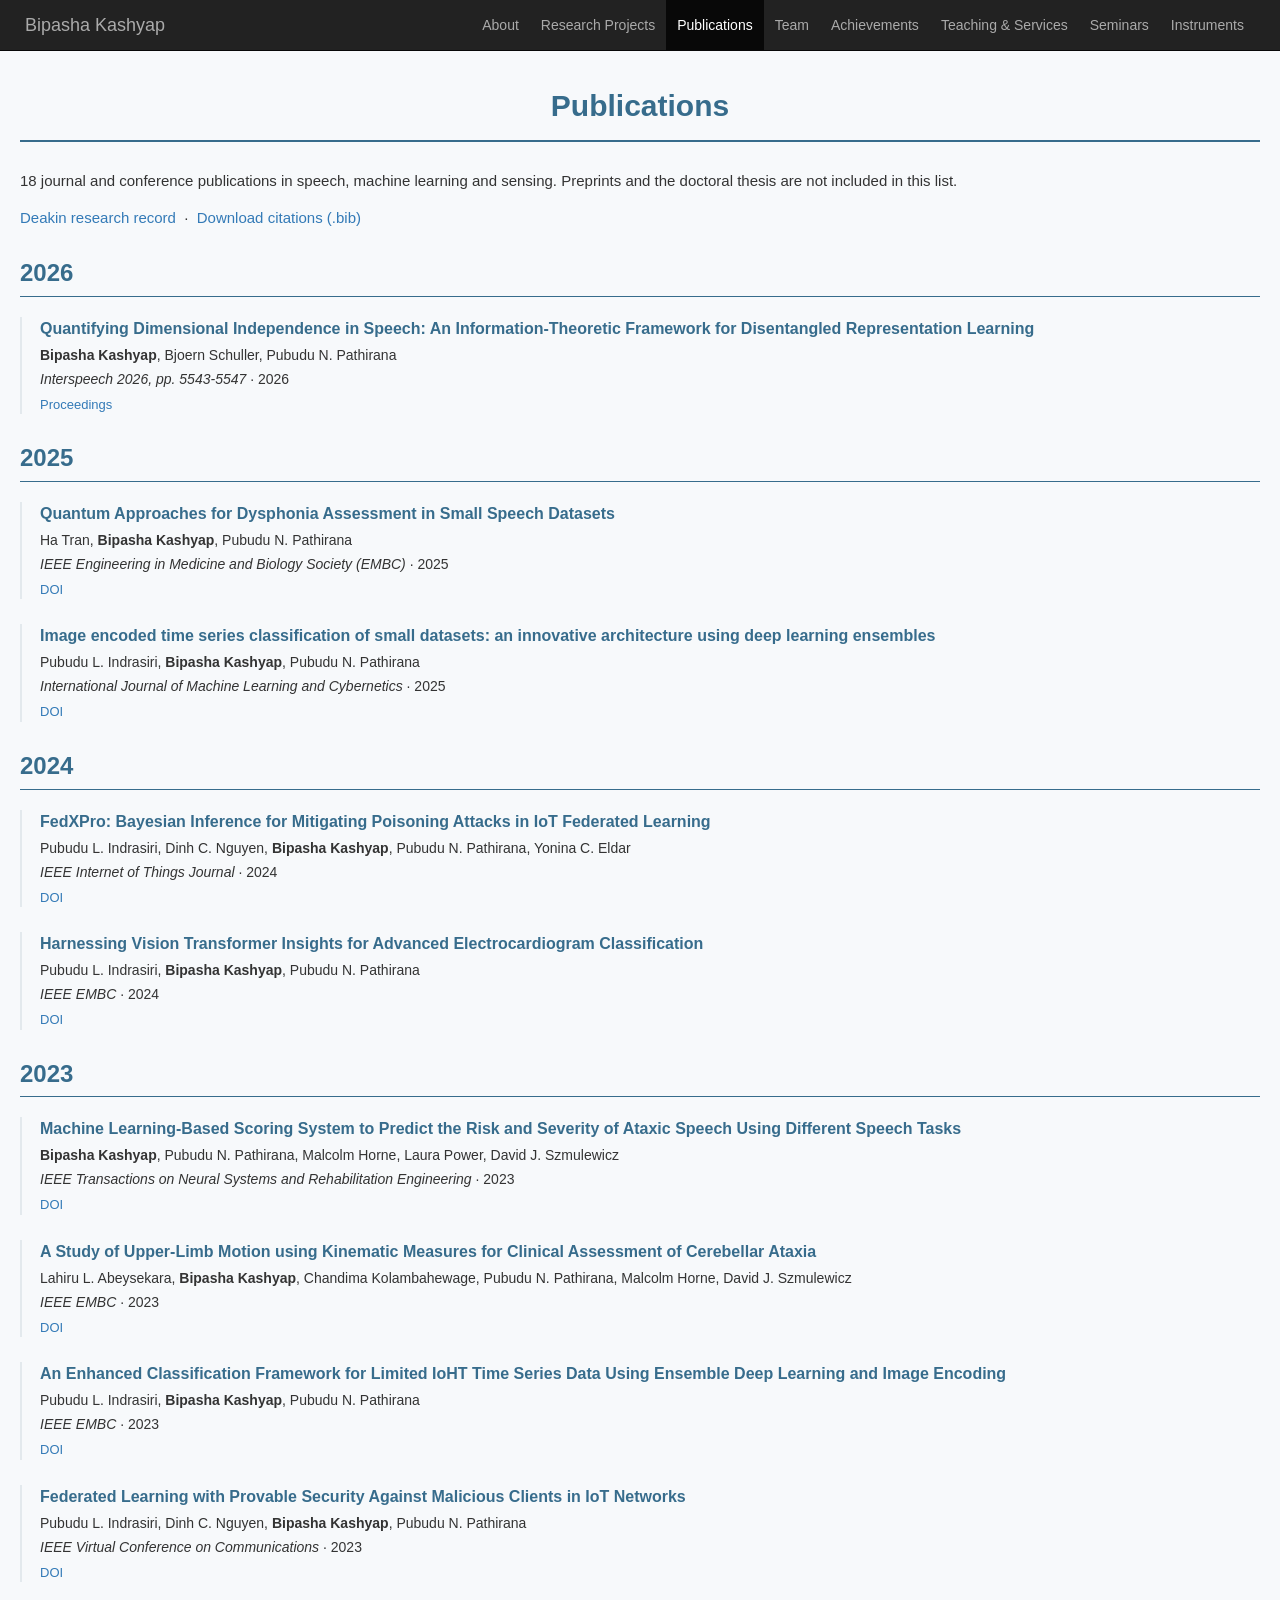
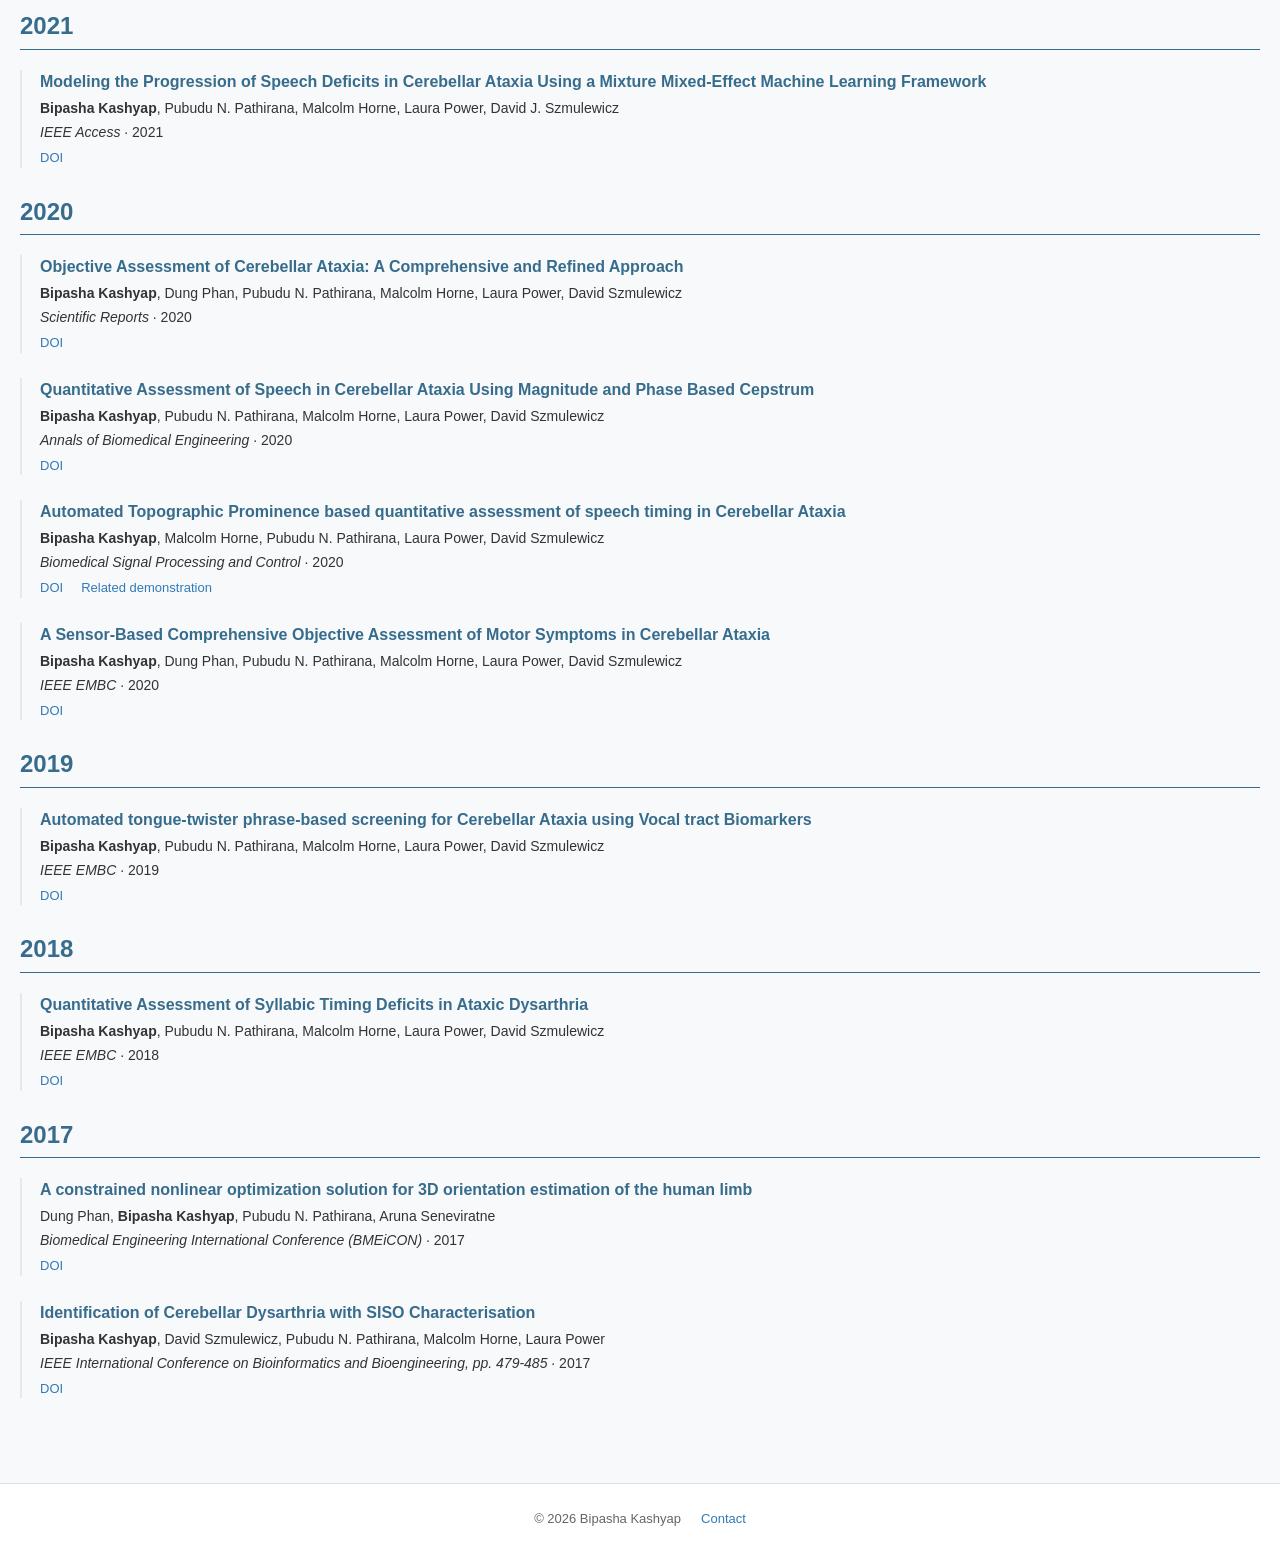
<file: publications.html>
<!doctype html>
<html lang="en-AU"><head><meta charset="utf-8"><meta name="viewport" content="width=device-width, initial-scale=1"><title>Publications | Dr Bipasha Kashyap</title><meta name="description" content="Publications by Bipasha Kashyap, with DOI links, citations and related research demonstrations."><meta name="theme-color" content="#222222"><link rel="icon" href="favicon.svg" type="image/svg+xml"><link rel="stylesheet" href="style.css?v=20260923-ting"><script src="site.js?v=20260923-ting" defer></script></head>
<body class="academic-page "><a class="skip" href="#main">Skip to content</a><header class="masthead"><div class="nav-inner"><a class="brand" href="index.html">Bipasha Kashyap</a><button class="menu-toggle" type="button" aria-label="Toggle navigation" aria-expanded="false" aria-controls="main-nav" title="Toggle navigation"><img src="menu.svg" alt="" width="24" height="24"></button><nav class="nav" id="main-nav" aria-label="Main navigation"><a href="index.html">About</a><a href="research.html">Research Projects</a><a href="publications.html" aria-current="page">Publications</a><a href="supervision.html">Team</a><a href="achievements.html">Achievements</a><a href="teaching.html">Teaching &amp; Services</a><a href="talks.html">Seminars</a><a href="instruments.html">Instruments</a></nav></div></header>
<main class="layout" id="main"><p class="kicker">Research outputs</p><h1>Publications</h1><p>18 journal and conference publications in speech, machine learning and sensing. Preprints and the doctoral thesis are not included in this list.</p><p><a href="https://experts.deakin.edu.au/37446-bipasha-kashyap/publications">Deakin research record</a> &nbsp;&middot;&nbsp; <a href="publications.bib" download>Download citations (.bib)</a></p><h2 class="pub-year">2026</h2><article class="publication"><h3><a href="https://www.isca-archive.org/interspeech_2026/kashyap26_interspeech.html">Quantifying Dimensional Independence in Speech: An Information-Theoretic Framework for Disentangled Representation Learning</a></h3><p class="authors"><strong>Bipasha Kashyap</strong>, Bjoern Schuller, Pubudu N. Pathirana</p><p class="venue"><em>Interspeech 2026, pp. 5543-5547</em> &middot; 2026</p><div class="publication-links"><a href="https://www.isca-archive.org/interspeech_2026/kashyap26_interspeech.html">Proceedings</a></div></article><h2 class="pub-year">2025</h2><article class="publication"><h3><a href="https://doi.org/10.1109/EMBC58623.2025.11252849">Quantum Approaches for Dysphonia Assessment in Small Speech Datasets</a></h3><p class="authors">Ha Tran, <strong>Bipasha Kashyap</strong>, Pubudu N. Pathirana</p><p class="venue"><em>IEEE Engineering in Medicine and Biology Society (EMBC)</em> &middot; 2025</p><div class="publication-links"><a href="https://doi.org/10.1109/EMBC58623.2025.11252849">DOI</a></div></article><article class="publication"><h3><a href="https://doi.org/10.1007/s13042-025-02613-0">Image encoded time series classification of small datasets: an innovative architecture using deep learning ensembles</a></h3><p class="authors">Pubudu L. Indrasiri, <strong>Bipasha Kashyap</strong>, Pubudu N. Pathirana</p><p class="venue"><em>International Journal of Machine Learning and Cybernetics</em> &middot; 2025</p><div class="publication-links"><a href="https://doi.org/10.1007/s13042-025-02613-0">DOI</a></div></article><h2 class="pub-year">2024</h2><article class="publication"><h3><a href="https://doi.org/10.1109/JIOT.2023.3334298">FedXPro: Bayesian Inference for Mitigating Poisoning Attacks in IoT Federated Learning</a></h3><p class="authors">Pubudu L. Indrasiri, Dinh C. Nguyen, <strong>Bipasha Kashyap</strong>, Pubudu N. Pathirana, Yonina C. Eldar</p><p class="venue"><em>IEEE Internet of Things Journal</em> &middot; 2024</p><div class="publication-links"><a href="https://doi.org/10.1109/JIOT.2023.3334298">DOI</a></div></article><article class="publication"><h3><a href="https://doi.org/10.1109/EMBC53108.2024.10782430">Harnessing Vision Transformer Insights for Advanced Electrocardiogram Classification</a></h3><p class="authors">Pubudu L. Indrasiri, <strong>Bipasha Kashyap</strong>, Pubudu N. Pathirana</p><p class="venue"><em>IEEE EMBC</em> &middot; 2024</p><div class="publication-links"><a href="https://doi.org/10.1109/EMBC53108.2024.10782430">DOI</a></div></article><h2 class="pub-year">2023</h2><article class="publication"><h3><a href="https://doi.org/10.1109/TNSRE.2023.3334718">Machine Learning-Based Scoring System to Predict the Risk and Severity of Ataxic Speech Using Different Speech Tasks</a></h3><p class="authors"><strong>Bipasha Kashyap</strong>, Pubudu N. Pathirana, Malcolm Horne, Laura Power, David J. Szmulewicz</p><p class="venue"><em>IEEE Transactions on Neural Systems and Rehabilitation Engineering</em> &middot; 2023</p><div class="publication-links"><a href="https://doi.org/10.1109/TNSRE.2023.3334718">DOI</a></div></article><article class="publication"><h3><a href="https://doi.org/10.1109/EMBC40787.2023.10340741">A Study of Upper-Limb Motion using Kinematic Measures for Clinical Assessment of Cerebellar Ataxia</a></h3><p class="authors">Lahiru L. Abeysekara, <strong>Bipasha Kashyap</strong>, Chandima Kolambahewage, Pubudu N. Pathirana, Malcolm Horne, David J. Szmulewicz</p><p class="venue"><em>IEEE EMBC</em> &middot; 2023</p><div class="publication-links"><a href="https://doi.org/10.1109/EMBC40787.2023.10340741">DOI</a></div></article><article class="publication"><h3><a href="https://doi.org/10.1109/EMBC40787.2023.10341070">An Enhanced Classification Framework for Limited IoHT Time Series Data Using Ensemble Deep Learning and Image Encoding</a></h3><p class="authors">Pubudu L. Indrasiri, <strong>Bipasha Kashyap</strong>, Pubudu N. Pathirana</p><p class="venue"><em>IEEE EMBC</em> &middot; 2023</p><div class="publication-links"><a href="https://doi.org/10.1109/EMBC40787.2023.10341070">DOI</a></div></article><article class="publication"><h3><a href="https://doi.org/10.1109/VCC60689.2023.10474836">Federated Learning with Provable Security Against Malicious Clients in IoT Networks</a></h3><p class="authors">Pubudu L. Indrasiri, Dinh C. Nguyen, <strong>Bipasha Kashyap</strong>, Pubudu N. Pathirana</p><p class="venue"><em>IEEE Virtual Conference on Communications</em> &middot; 2023</p><div class="publication-links"><a href="https://doi.org/10.1109/VCC60689.2023.10474836">DOI</a></div></article><h2 class="pub-year">2021</h2><article class="publication"><h3><a href="https://doi.org/10.1109/ACCESS.2021.3114328">Modeling the Progression of Speech Deficits in Cerebellar Ataxia Using a Mixture Mixed-Effect Machine Learning Framework</a></h3><p class="authors"><strong>Bipasha Kashyap</strong>, Pubudu N. Pathirana, Malcolm Horne, Laura Power, David J. Szmulewicz</p><p class="venue"><em>IEEE Access</em> &middot; 2021</p><div class="publication-links"><a href="https://doi.org/10.1109/ACCESS.2021.3114328">DOI</a></div></article><h2 class="pub-year">2020</h2><article class="publication"><h3><a href="https://doi.org/10.1038/s41598-020-65303-7">Objective Assessment of Cerebellar Ataxia: A Comprehensive and Refined Approach</a></h3><p class="authors"><strong>Bipasha Kashyap</strong>, Dung Phan, Pubudu N. Pathirana, Malcolm Horne, Laura Power, David Szmulewicz</p><p class="venue"><em>Scientific Reports</em> &middot; 2020</p><div class="publication-links"><a href="https://doi.org/10.1038/s41598-020-65303-7">DOI</a></div></article><article class="publication"><h3><a href="https://doi.org/10.1007/s10439-020-02455-7">Quantitative Assessment of Speech in Cerebellar Ataxia Using Magnitude and Phase Based Cepstrum</a></h3><p class="authors"><strong>Bipasha Kashyap</strong>, Pubudu N. Pathirana, Malcolm Horne, Laura Power, David Szmulewicz</p><p class="venue"><em>Annals of Biomedical Engineering</em> &middot; 2020</p><div class="publication-links"><a href="https://doi.org/10.1007/s10439-020-02455-7">DOI</a></div></article><article class="publication"><h3><a href="https://doi.org/10.1016/j.bspc.2019.101759">Automated Topographic Prominence based quantitative assessment of speech timing in Cerebellar Ataxia</a></h3><p class="authors"><strong>Bipasha Kashyap</strong>, Malcolm Horne, Pubudu N. Pathirana, Laura Power, David Szmulewicz</p><p class="venue"><em>Biomedical Signal Processing and Control</em> &middot; 2020</p><div class="publication-links"><a href="https://doi.org/10.1016/j.bspc.2019.101759">DOI</a><a href="prominence.html">Related demonstration</a></div></article><article class="publication"><h3><a href="https://doi.org/10.1109/EMBC44109.2020.9175887">A Sensor-Based Comprehensive Objective Assessment of Motor Symptoms in Cerebellar Ataxia</a></h3><p class="authors"><strong>Bipasha Kashyap</strong>, Dung Phan, Pubudu N. Pathirana, Malcolm Horne, Laura Power, David Szmulewicz</p><p class="venue"><em>IEEE EMBC</em> &middot; 2020</p><div class="publication-links"><a href="https://doi.org/10.1109/EMBC44109.2020.9175887">DOI</a></div></article><h2 class="pub-year">2019</h2><article class="publication"><h3><a href="https://doi.org/10.1109/EMBC.2019.8857868">Automated tongue-twister phrase-based screening for Cerebellar Ataxia using Vocal tract Biomarkers</a></h3><p class="authors"><strong>Bipasha Kashyap</strong>, Pubudu N. Pathirana, Malcolm Horne, Laura Power, David Szmulewicz</p><p class="venue"><em>IEEE EMBC</em> &middot; 2019</p><div class="publication-links"><a href="https://doi.org/10.1109/EMBC.2019.8857868">DOI</a></div></article><h2 class="pub-year">2018</h2><article class="publication"><h3><a href="https://doi.org/10.1109/EMBC.2018.8512311">Quantitative Assessment of Syllabic Timing Deficits in Ataxic Dysarthria</a></h3><p class="authors"><strong>Bipasha Kashyap</strong>, Pubudu N. Pathirana, Malcolm Horne, Laura Power, David Szmulewicz</p><p class="venue"><em>IEEE EMBC</em> &middot; 2018</p><div class="publication-links"><a href="https://doi.org/10.1109/EMBC.2018.8512311">DOI</a></div></article><h2 class="pub-year">2017</h2><article class="publication"><h3><a href="https://doi.org/10.1109/BMEiCON.2017.8229138">A constrained nonlinear optimization solution for 3D orientation estimation of the human limb</a></h3><p class="authors">Dung Phan, <strong>Bipasha Kashyap</strong>, Pubudu N. Pathirana, Aruna Seneviratne</p><p class="venue"><em>Biomedical Engineering International Conference (BMEiCON)</em> &middot; 2017</p><div class="publication-links"><a href="https://doi.org/10.1109/BMEiCON.2017.8229138">DOI</a></div></article><article class="publication"><h3><a href="https://doi.org/10.1109/BIBE.2017.000-8">Identification of Cerebellar Dysarthria with SISO Characterisation</a></h3><p class="authors"><strong>Bipasha Kashyap</strong>, David Szmulewicz, Pubudu N. Pathirana, Malcolm Horne, Laura Power</p><p class="venue"><em>IEEE International Conference on Bioinformatics and Bioengineering, pp. 479-485</em> &middot; 2017</p><div class="publication-links"><a href="https://doi.org/10.1109/BIBE.2017.000-8">DOI</a></div></article></main><footer class="footer"><span>&copy; 2026 Bipasha Kashyap</span><a href="mailto:b.kashyap@deakin.edu.au">Contact</a></footer></body></html>
</file>
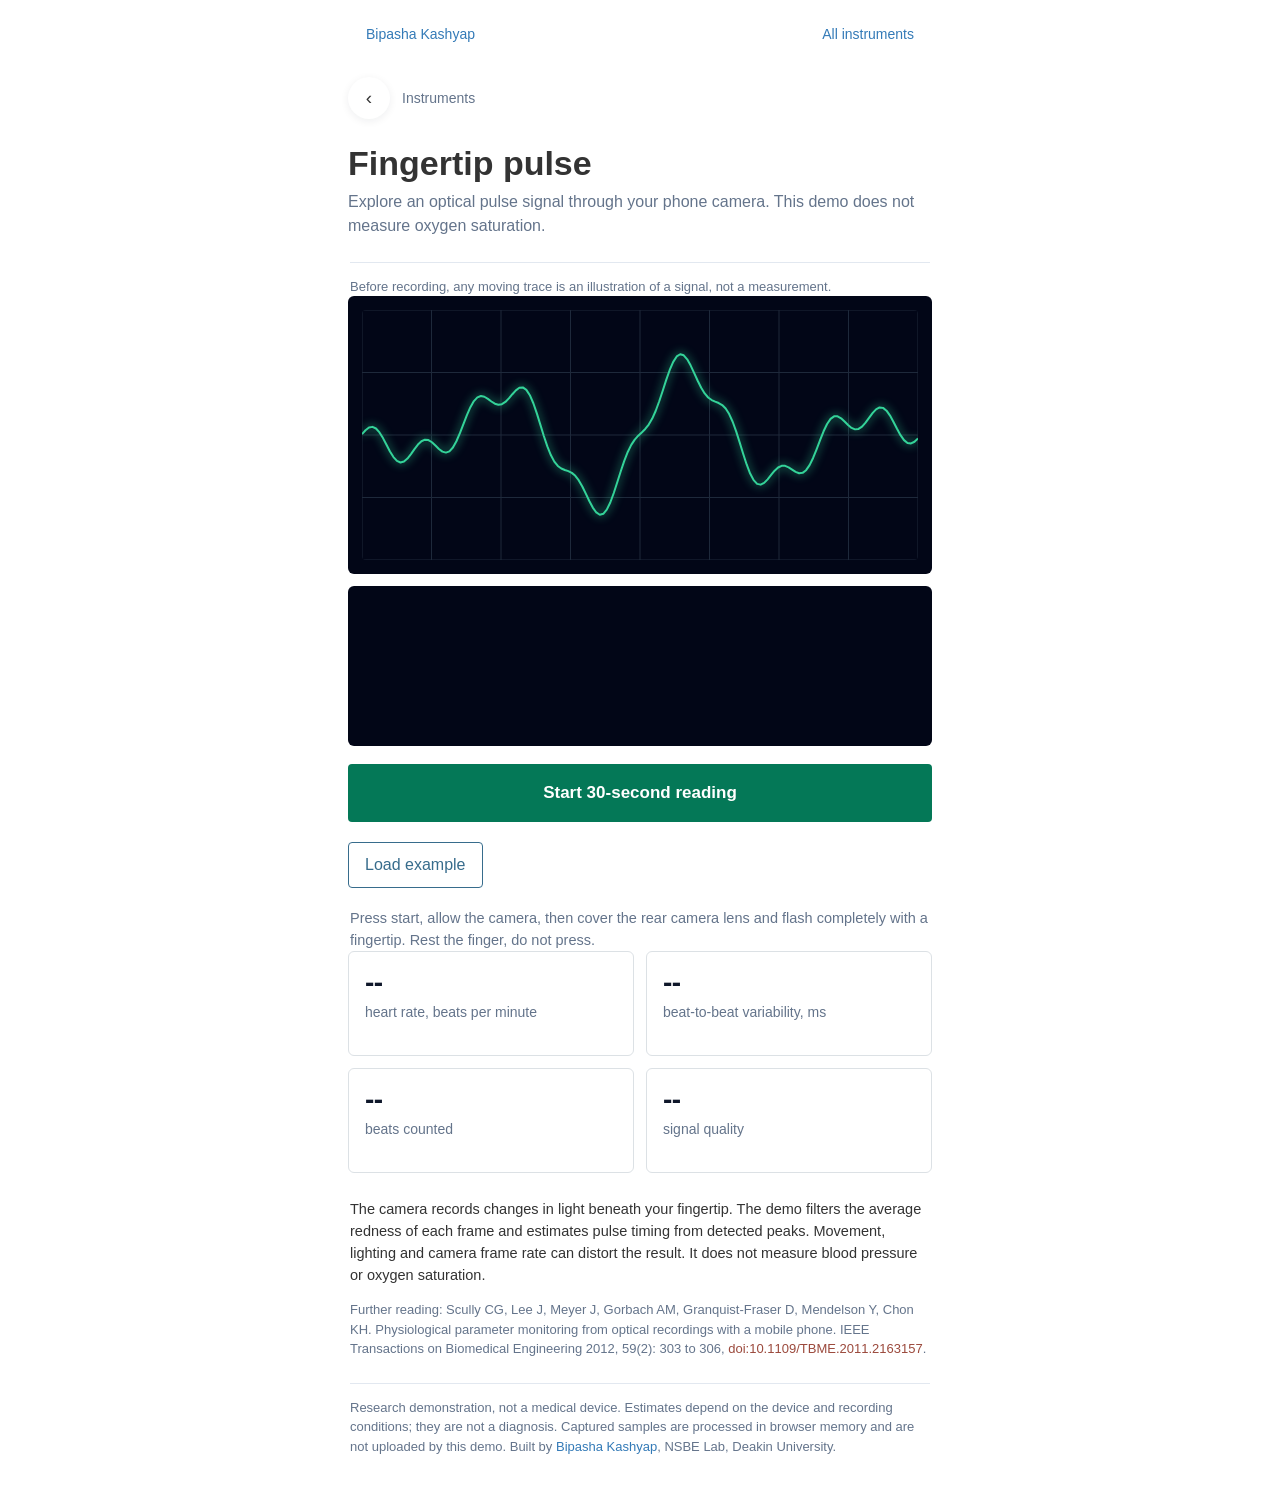
<file: pulse.html>
<!DOCTYPE html>
<html lang="en">
<head>
<meta charset="utf-8">
<meta name="viewport" content="width=device-width, initial-scale=1">
<title>Fingertip pulse</title>

<style>
:root{
  --font:"Manrope",-apple-system,system-ui,sans-serif;
  --bg:#F8FAFC; --card:#FFFFFF; --panel:#020617; --chipbg:#FFFFFF;
  --ink:#0F172A; --mid:#64748B; --num:#0F172A;
  --accent:#047857; --accent2:#047857; --hot:#BE123C;
  --hair:#E2E8F0;
  --sh:0 2px 8px rgba(15,23,42,.05), 0 16px 38px rgba(15,23,42,.10);
  --sh-sm:0 2px 8px rgba(15,23,42,.07);
  --pad:#34D399; --pad-hit:#22D3EE; --pad-text:#022C22;
  --ring:#22D3EE; --arc:#34D399; --dot:#34D399; --grid:#1E293B; --plotbg:#020617;
  --panel-ink:#F8FAFC; --panel-mid:#94A3B8;
}
*{box-sizing:border-box}
html,body{margin:0;-webkit-text-size-adjust:100%}
body{font-family:var(--font);font-size:16px;line-height:1.55;background:var(--bg);color:var(--ink)}
main{max-width:460px;margin:0 auto;padding:14px 18px 44px}

.topbar{display:flex;align-items:center;gap:12px;margin:4px 0 22px}
.crumb{flex:1;font-size:14px;color:var(--mid);letter-spacing:.02em}
.icon-btn{width:42px;height:42px;border-radius:50%;border:0;background:var(--chipbg);color:var(--ink);
  font-size:19px;line-height:42px;text-align:center;text-decoration:none;display:inline-block;cursor:pointer;
  box-shadow:var(--sh-sm);transition:transform .12s;flex:0 0 auto}
.icon-btn:active{transform:scale(.94)}

h1{font-size:30px;line-height:1.15;font-weight:600;letter-spacing:-.02em;margin:0 0 6px}
.lead{color:var(--mid);margin:0 0 20px;font-size:15.5px}
h2{font-size:15px;font-weight:600;margin:0;letter-spacing:-.01em}
.section-head{display:flex;align-items:baseline;justify-content:space-between;margin:26px 0 12px}
.hint{font-size:13px;color:var(--mid)}

.card{background:var(--card);border-radius:24px;padding:18px;box-shadow:var(--sh)}
.panel{background:var(--panel);padding:14px}
.panel + .panel{margin-top:12px}
canvas{width:100%;height:auto;display:block;border-radius:14px}

button.go{appearance:none;border:0;background:var(--accent2);color:#FFFFFF;font:inherit;font-weight:600;
  font-size:17px;padding:16px 20px;border-radius:18px;width:100%;margin:18px 0 8px;cursor:pointer;
  box-shadow:0 8px 22px rgba(4,120,87,.28);transition:transform .12s ease,background .2s}
button.go:active{transform:scale(.985)}
button.go:disabled{background:#CBD5E1;color:#64748B;box-shadow:none}
button.go.live{animation:ring 1.4s ease-out infinite}
@keyframes ring{0%{box-shadow:0 0 0 0 rgba(4,120,87,.5)}100%{box-shadow:0 0 0 18px rgba(4,120,87,0)}}
button:focus-visible,.icon-btn:focus-visible{outline:2px solid var(--accent);outline-offset:3px}

.status{min-height:22px;color:var(--mid);font-size:14.5px;margin:14px 2px 0}

.readouts{display:grid;grid-template-columns:1fr 1fr;gap:12px;margin:0}
.stat{padding:16px 16px 14px}
.chip{width:36px;height:36px;border-radius:50%;display:flex;align-items:center;justify-content:center;
  font-size:15px;margin-bottom:12px}
.chip-a{background:rgba(4,120,87,.10);color:#047857}
.chip-b{background:rgba(14,116,144,.10);color:#0E7490}
.stat b{display:block;font-size:30px;font-weight:600;line-height:1.05;font-variant-numeric:tabular-nums;
  letter-spacing:-.02em;color:var(--num);transition:color .3s}
.stat b.hot{color:var(--hot)}
.lab{display:block;font-size:12.5px;color:var(--mid);margin-top:5px;line-height:1.35}

.note{font-size:14.5px;margin:26px 2px 0}
.ref{font-size:13px;color:var(--mid);margin:14px 2px 0}
.ref a{color:var(--accent)}
.fine{font-size:12.5px;color:var(--mid);border-top:1px solid var(--hair);padding-top:14px;margin:24px 2px 0}
a{color:var(--accent)}
@media (prefers-reduced-motion:reduce){*{animation:none!important;transition:none!important}}
</style>
<link rel="stylesheet" href="style.css?v=20260923-ting">
<link rel="icon" href="favicon.svg" type="image/svg+xml">
<script src="instrument-support.js" defer></script>
</head>
<body class="instrument-page">
<nav class="site-back" aria-label="Site navigation"><a href="index.html">Bipasha Kashyap</a><a href="instruments.html">All instruments</a></nav>
<main>
<div class="topbar">
  <a class="icon-btn" href="instruments.html" aria-label="All instruments">&#8249;</a>
  <span class="crumb">Instruments</span>
</div>
<h1>Fingertip pulse</h1>
<p class="lead">Explore an optical pulse signal through your phone camera. This demo does not measure oxygen saturation.</p>

<video id="v" playsinline muted style="display:none"></video>
<canvas id="frame" width="32" height="32" style="display:none"></canvas>
<div class="card panel"><canvas id="ppg" data-ratio="0.45"></canvas></div>
<div class="card panel"><canvas id="heart" data-ratio="0.22" style="margin-top:10px"></canvas></div>
<button class="go" id="go">Start 30-second reading</button>
<p class="status" id="status">Press start, allow the camera, then cover the rear camera lens and flash completely with a fingertip. Rest the finger, do not press.</p>
<div class="readouts"><div class="card stat"><span class="chip chip-a">&#9679;</span><b id="hr">--</b><span class="lab">heart rate, beats per minute</span></div><div class="card stat"><span class="chip chip-b">&#9673;</span><b id="rmssd">--</b><span class="lab">beat-to-beat variability, ms</span></div><div class="card stat"><span class="chip chip-a">&#8767;</span><b id="beats">--</b><span class="lab">beats counted</span></div><div class="card stat"><span class="chip chip-b">&#8776;</span><b id="q">--</b><span class="lab">signal quality</span></div></div>
<p class="note">The camera records changes in light beneath your fingertip. The demo filters the average redness of each frame and estimates pulse timing from detected peaks. Movement, lighting and camera frame rate can distort the result. It does not measure blood pressure or oxygen saturation.</p>

<p class="ref">Further reading: Scully CG, Lee J, Meyer J, Gorbach AM, Granquist-Fraser D, Mendelson Y, Chon KH. Physiological parameter monitoring from optical recordings with a mobile phone. IEEE Transactions on Biomedical Engineering 2012, 59(2): 303 to 306, <a href="https://doi.org/10.1109/TBME.2011.2163157">doi:10.1109/TBME.2011.2163157</a>.</p>
<p class="fine">Research demonstration, not a medical device. Estimates depend on the device and recording conditions; they are not a diagnosis. Captured samples are processed in browser memory and are not uploaded by this demo. Built by <a href="index.html">Bipasha Kashyap</a>, NSBE Lab, Deakin University.</p>
</main>
<script>

const CSS=getComputedStyle(document.documentElement);const V=n=>CSS.getPropertyValue(n).trim();
const RM=window.matchMedia&&window.matchMedia('(prefers-reduced-motion: reduce)').matches;
function fitCanvas(c){const d=window.devicePixelRatio||1;const w=c.clientWidth;const h=Math.round(w*(c.dataset.ratio?+c.dataset.ratio:0.5));c.width=w*d;c.height=h*d;c.style.height=h+'px';const g=c.getContext('2d');g.setTransform(d,0,0,d,0,0);return g;}
function plotbg(g,w,h){g.fillStyle=V('--plotbg');g.fillRect(0,0,w,h);}
function grid(g,w,h){g.strokeStyle=V('--grid');g.lineWidth=1;for(let x=0;x<=w;x+=w/8){g.beginPath();g.moveTo(x,0);g.lineTo(x,h);g.stroke();}for(let y=0;y<=h;y+=h/4){g.beginPath();g.moveTo(0,y);g.lineTo(w,y);g.stroke();}}
function trace(g,w,h,arr,lo,hi,color){if(arr.length<2)return;g.save();g.strokeStyle=color||V('--dot');g.lineWidth=2;g.shadowColor=color||V('--dot');g.shadowBlur=10;g.lineJoin='round';g.beginPath();for(let i=0;i<arr.length;i++){const x=i/(arr.length-1)*w;const y=h-(arr[i]-lo)/(hi-lo)*h;if(i===0)g.moveTo(x,y);else g.lineTo(x,y);}g.stroke();g.restore();}
function idleWave(c,g,phaseRef){const w=c.clientWidth,h=c.clientHeight;g.clearRect(0,0,w,h);plotbg(g,w,h);grid(g,w,h);const a=[];for(let i=0;i<160;i++){const t=i/160;a.push(0.35*Math.sin(2*Math.PI*(3*t)+phaseRef.p)*Math.exp(-((t-0.5)**2)/0.12)+0.06*Math.sin(2*Math.PI*11*t+phaseRef.p*2));}trace(g,w,h,a,-0.6,0.6,V('--dot'));if(!RM)phaseRef.p+=0.045;}
function tween(el,to,dec,suffix){el.textContent=fmt(to,dec)+(suffix||'');}
function fft(re,im){const n=re.length;for(let i=1,j=0;i<n;i++){let bit=n>>1;for(;j&bit;bit>>=1)j^=bit;j^=bit;if(i<j){[re[i],re[j]]=[re[j],re[i]];[im[i],im[j]]=[im[j],im[i]];}}for(let len=2;len<=n;len<<=1){const ang=-2*Math.PI/len;const wr=Math.cos(ang),wi=Math.sin(ang);for(let i=0;i<n;i+=len){let cr=1,ci=0;for(let j=0;j<len/2;j++){const ur=re[i+j],ui=im[i+j];const vr=re[i+j+len/2]*cr-im[i+j+len/2]*ci;const vi=re[i+j+len/2]*ci+im[i+j+len/2]*cr;re[i+j]=ur+vr;im[i+j]=ui+vi;re[i+j+len/2]=ur-vr;im[i+j+len/2]=ui-vi;const t=cr*wr-ci*wi;ci=cr*wi+ci*wr;cr=t;}}}}
function psd(sig,fs){let n=1;while(n<sig.length*2)n<<=1;const re=new Float64Array(n),im=new Float64Array(n);const N=sig.length;const mean=sig.reduce((a,b)=>a+b,0)/N;for(let i=0;i<N;i++){const w=0.5-0.5*Math.cos(2*Math.PI*i/(N-1));re[i]=(sig[i]-mean)*w;}fft(re,im);const out=[];for(let k=0;k<n/2;k++){out.push({f:k*fs/n,p:(re[k]*re[k]+im[k]*im[k])/N});}return out;}
function fmt(x,d){return isFinite(x)?x.toFixed(d):'--';}

const v=document.getElementById('v'),fc=document.getElementById('frame'),fg=fc.getContext('2d',{willReadFrequently:true});
const ppg=document.getElementById('ppg'),heart=document.getElementById('heart');let g=fitCanvas(ppg),gh=fitCanvas(heart);window.addEventListener('resize',()=>{g=fitCanvas(ppg);gh=fitCanvas(heart);if(raw.length&&!stream){render(30);finish();}});let lastBeat=-1,beatK=0;
function drawHeart(now){const w=heart.clientWidth,h=heart.clientHeight;gh.clearRect(0,0,w,h);const k=lastBeat<0?0:Math.max(0,1-(now-lastBeat)/450);const r=h*0.28*(1+0.45*k);gh.save();gh.shadowColor=V('--ring');gh.shadowBlur=30*k+8;gh.fillStyle=k>0.02?V('--ring'):V('--pad');gh.beginPath();gh.arc(w/2,h/2,r,0,Math.PI*2);gh.fill();gh.restore();gh.fillStyle=V('--panel-mid');gh.font='12px Manrope, sans-serif';gh.fillText('each beat',8,14);}
const st=document.getElementById('status'),btn=document.getElementById('go');
let stream=null,raw=[],t0=0,raf=null,peaks=[],recordingTimer=null,captureVersion=0,lastPeakIndex=-1,lastFrameTime=-1;
const ph={p:0};let idleRaf=null;function idle(){drawHeart(0);(function loop(){idleWave(ppg,g,ph);idleRaf=requestAnimationFrame(loop);})();}idle();
async function start(){btn.disabled=true;btn.classList.add('live');cancelAnimationFrame(idleRaf);raw=[];peaks=[];lastBeat=-1;
 for(const id of ['hr','rmssd','beats','q'])document.getElementById(id).textContent='--';
 window.setInstrumentBusy?.(true);const version=++captureVersion;lastPeakIndex=-1;lastFrameTime=-1;
 try{
 const opened=await navigator.mediaDevices.getUserMedia({video:{facingMode:{ideal:'environment'},width:{ideal:320},height:{ideal:240},frameRate:{ideal:30}},audio:false});
 if(version!==captureVersion){opened.getTracks().forEach(t=>t.stop());return;}stream=opened;
 v.srcObject=stream;await v.play();if(version!==captureVersion)return;
 const track=stream.getVideoTracks()[0];try{await track.applyConstraints({advanced:[{torch:true}]});}catch(e){}
 if(version!==captureVersion)return;
 }catch(e){if(version!==captureVersion)return;releaseCapture();st.textContent='Camera recording could not start. Check browser permissions, or load the example.';return;}
 t0=performance.now();st.textContent='Reading. Keep the finger still for 30 seconds.';raf=requestAnimationFrame(step);recordingTimer=setTimeout(finish,30000);}
function step(){if(!stream)return;const t=(performance.now()-t0)/1000;if(t-lastFrameTime>=1/30){lastFrameTime=t;fg.drawImage(v,0,0,32,32);const d=fg.getImageData(8,8,16,16).data;let r=0,gsum=0;for(let i=0;i<d.length;i+=4){r+=d[i];gsum+=d[i+1];}r/=256;gsum/=256;raw.push({t:t,r:r,g:gsum});render(t);}if(t<30)raf=requestAnimationFrame(step);}
function filtered(){const n=raw.length;if(n<40)return [];const win=15;const out=new Array(n);for(let i=0;i<n;i++){let s=0,c=0;for(let j=Math.max(0,i-win);j<=Math.min(n-1,i+win);j++){s+=raw[j].r;c++;}out[i]=raw[i].r-s/c;}const sm=new Array(n);for(let i=0;i<n;i++){let s=0,c=0;for(let j=Math.max(0,i-2);j<=Math.min(n-1,i+2);j++){s+=out[j];c++;}sm[i]=s/c;}return sm;}
function findPeaks(x){const p=[];if(x.length<10)return p;const absm=x.slice(-300).map(Math.abs);const thr=0.35*(absm.reduce((a,b)=>a+b,0)/absm.length)*2;let last=-1;for(let i=2;i<x.length-2;i++){if(x[i]>thr&&x[i]>=x[i-1]&&x[i]>=x[i-2]&&x[i]>x[i+1]&&x[i]>x[i+2]){if(last<0||raw[i].t-raw[last].t>0.33){p.push(i);last=i;}}}return p;}
function render(t){const w=ppg.clientWidth,h=ppg.clientHeight;g.clearRect(0,0,w,h);plotbg(g,w,h);grid(g,w,h);const x=filtered();const covered=raw.length&&raw[raw.length-1].r>120&&raw[raw.length-1].g<raw[raw.length-1].r*0.8;document.getElementById('q').textContent=covered?'good':'cover the lens';
 if(x.length>60){const last=x.slice(-240);const m=Math.max(1,...last.map(Math.abs));trace(g,w,h,last,-m*1.2,m*1.2);peaks=findPeaks(x);if(peaks.length&&peaks[peaks.length-1]>x.length-8&&peaks[peaks.length-1]!==lastPeakIndex){lastPeakIndex=peaks[peaks.length-1];lastBeat=performance.now();}const win=peaks.filter(i=>raw[i].t>t-10);if(covered&&win.length>=3){const ib=[];for(let k=1;k<win.length;k++)ib.push(raw[win[k]].t-raw[win[k-1]].t);ib.sort((a,b)=>a-b);const med=ib[Math.floor(ib.length/2)];document.getElementById('hr').textContent=fmt(60/med,0);}else document.getElementById('hr').textContent='--';document.getElementById('beats').textContent=covered?peaks.length:'--';}
 g.fillStyle=V('--panel-mid');g.font='12px Manrope, sans-serif';g.fillText(fmt(Math.max(0,30-t),0)+' s to go',6,14);drawHeart(performance.now());}
function releaseCapture(){captureVersion++;clearTimeout(recordingTimer);cancelAnimationFrame(raf);cancelAnimationFrame(idleRaf);if(stream){stream.getTracks().forEach(tr=>tr.stop());stream=null;}v.pause();v.srcObject=null;btn.disabled=false;btn.classList.remove('live');window.setInstrumentBusy?.(false);}
function cancelRecording(){releaseCapture();for(const id of ['hr','rmssd','beats','q'])document.getElementById(id).textContent='--';st.textContent='Recording cancelled. Start again or load an example.';}
function loadExample(){releaseCapture();raw=Array.from({length:900},(_,i)=>({t:i/30,r:180+12*Math.sin(2*Math.PI*1.2*i/30),g:55}));lastPeakIndex=-1;render(30);finish();}
function finish(){releaseCapture();const x=filtered();peaks=findPeaks(x);const coveredFraction=raw.filter(q=>q.r>120&&q.g<q.r*0.8).length/Math.max(1,raw.length);const pt=peaks.map(i=>{const a=x[i-1],b=x[i],c=x[i+1];const den=a-2*b+c;const d=den!==0?0.5*(a-c)/den:0;const dt=(raw[Math.min(raw.length-1,i+1)].t-raw[Math.max(0,i-1)].t)/2;return raw[i].t+d*dt;});const ib=[];for(let k=1;k<pt.length;k++){const d=(pt[k]-pt[k-1])*1000;if(d>330&&d<1500)ib.push(d);}
 if(ib.length<8||coveredFraction<0.8){for(const id of ['hr','rmssd','beats'])document.getElementById(id).textContent='--';st.textContent='Not enough clean beats. Cover the lens and the flash fully and try again in good light.';return;}
 let s=0;for(let k=1;k<ib.length;k++)s+=(ib[k]-ib[k-1])**2;const rmssd=Math.sqrt(s/(ib.length-1));const mean=ib.reduce((a,b)=>a+b,0)/ib.length;
 tween(document.getElementById('hr'),60000/mean,0);tween(document.getElementById('rmssd'),rmssd,0);tween(document.getElementById('beats'),ib.length+1,0);st.textContent='Done. Press start to repeat.';}
btn.addEventListener('click',start);

</script>
</body>
</html>
</file>
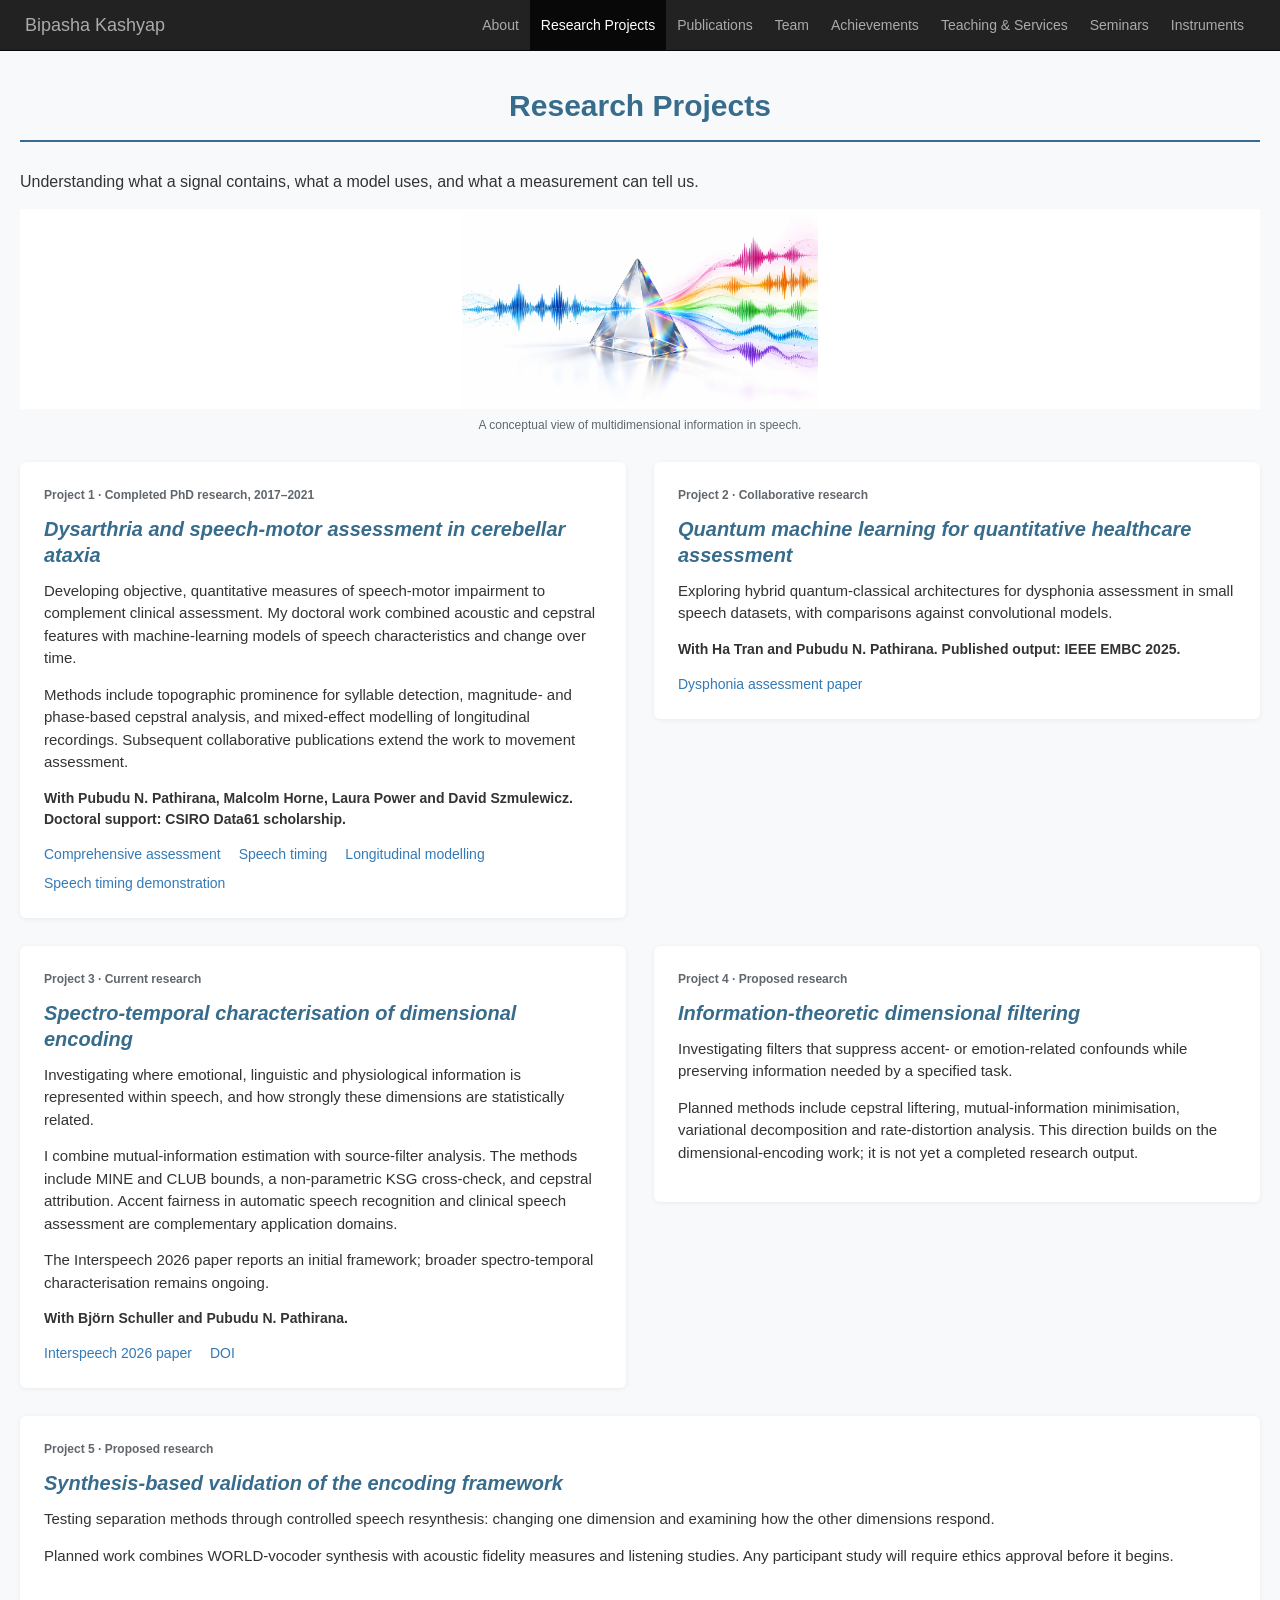
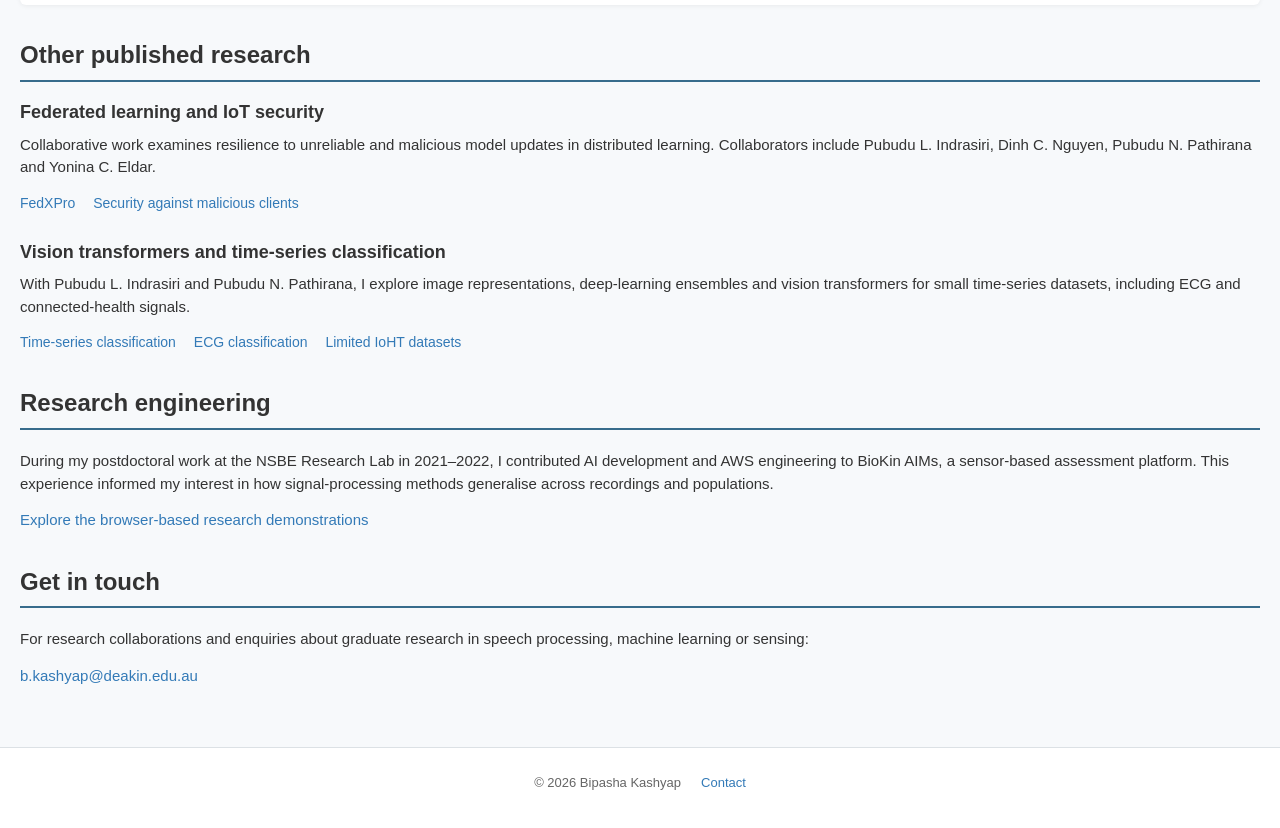
<file: research.html>
<!doctype html>
<html lang="en-AU"><head><meta charset="utf-8"><meta name="viewport" content="width=device-width, initial-scale=1"><title>Research | Dr Bipasha Kashyap</title><meta name="description" content="Research projects in speech-motor assessment, quantum learning, dimensional encoding, filtering, synthesis and sensor systems."><meta name="theme-color" content="#222222"><link rel="icon" href="favicon.svg" type="image/svg+xml"><link rel="stylesheet" href="style.css?v=20260923-ting"><script src="site.js?v=20260923-ting" defer></script></head>
<body class="academic-page "><a class="skip" href="#main">Skip to content</a><header class="masthead"><div class="nav-inner"><a class="brand" href="index.html">Bipasha Kashyap</a><button class="menu-toggle" type="button" aria-label="Toggle navigation" aria-expanded="false" aria-controls="main-nav" title="Toggle navigation"><img src="menu.svg" alt="" width="24" height="24"></button><nav class="nav" id="main-nav" aria-label="Main navigation"><a href="index.html">About</a><a href="research.html" aria-current="page">Research Projects</a><a href="publications.html">Publications</a><a href="supervision.html">Team</a><a href="achievements.html">Achievements</a><a href="teaching.html">Teaching &amp; Services</a><a href="talks.html">Seminars</a><a href="instruments.html">Instruments</a></nav></div></header>
<main class="layout" id="main"><p class="kicker">Research</p><h1>Research Projects</h1><p class="intro">Understanding what a signal contains, what a model uses, and what a measurement can tell us.</p>
<figure class="research-figure"><img src="speech-research.webp" width="1200" height="675" alt="Conceptual illustration of a speech waveform separating into several information streams through a prism"><figcaption>A conceptual view of multidimensional information in speech.</figcaption></figure>
<div class="project-grid"><article class="project" id="assessment"><span class="tag">Project 1 &middot; Completed PhD research, 2017&ndash;2021</span><h2>Dysarthria and speech-motor assessment in cerebellar ataxia</h2><p>Developing objective, quantitative measures of speech-motor impairment to complement clinical assessment. My doctoral work combined acoustic and cepstral features with machine-learning models of speech characteristics and change over time.</p><p>Methods include topographic prominence for syllable detection, magnitude- and phase-based cepstral analysis, and mixed-effect modelling of longitudinal recordings. Subsequent collaborative publications extend the work to movement assessment.</p><p class="project-meta">With Pubudu N. Pathirana, Malcolm Horne, Laura Power and David Szmulewicz. Doctoral support: CSIRO Data61 scholarship.</p><div class="project-links"><a href="https://doi.org/10.1038/s41598-020-65303-7">Comprehensive assessment</a><a href="https://doi.org/10.1016/j.bspc.2019.101759">Speech timing</a><a href="https://doi.org/10.1109/ACCESS.2021.3114328">Longitudinal modelling</a><a href="prominence.html">Speech timing demonstration</a></div></article>
<article class="project" id="quantum"><span class="tag">Project 2 &middot; Collaborative research</span><h2>Quantum machine learning for quantitative healthcare assessment</h2><p>Exploring hybrid quantum-classical architectures for dysphonia assessment in small speech datasets, with comparisons against convolutional models.</p><p class="project-meta">With Ha Tran and Pubudu N. Pathirana. Published output: IEEE EMBC 2025.</p><div class="project-links"><a href="https://doi.org/10.1109/EMBC58623.2025.11252849">Dysphonia assessment paper</a></div></article>
<article class="project" id="encoding"><span class="tag">Project 3 &middot; Current research</span><h2>Spectro-temporal characterisation of dimensional encoding</h2><p>Investigating where emotional, linguistic and physiological information is represented within speech, and how strongly these dimensions are statistically related.</p><p>I combine mutual-information estimation with source-filter analysis. The methods include MINE and CLUB bounds, a non-parametric KSG cross-check, and cepstral attribution. Accent fairness in automatic speech recognition and clinical speech assessment are complementary application domains.</p><p>The Interspeech 2026 paper reports an initial framework; broader spectro-temporal characterisation remains ongoing.</p><p class="project-meta">With Bj&ouml;rn Schuller and Pubudu N. Pathirana.</p><div class="project-links"><a href="https://www.isca-archive.org/interspeech_2026/kashyap26_interspeech.html">Interspeech 2026 paper</a><a href="https://doi.org/10.21437/Interspeech.2026-1654">DOI</a></div></article>
<article class="project" id="filtering"><span class="tag">Project 4 &middot; Proposed research</span><h2>Information-theoretic dimensional filtering</h2><p>Investigating filters that suppress accent- or emotion-related confounds while preserving information needed by a specified task.</p><p>Planned methods include cepstral liftering, mutual-information minimisation, variational decomposition and rate-distortion analysis. This direction builds on the dimensional-encoding work; it is not yet a completed research output.</p></article>
<article class="project" id="synthesis"><span class="tag">Project 5 &middot; Proposed research</span><h2>Synthesis-based validation of the encoding framework</h2><p>Testing separation methods through controlled speech resynthesis: changing one dimension and examining how the other dimensions respond.</p><p>Planned work combines WORLD-vocoder synthesis with acoustic fidelity measures and listening studies. Any participant study will require ethics approval before it begins.</p></article></div>
<section class="section"><h2>Other published research</h2><h3>Federated learning and IoT security</h3><p>Collaborative work examines resilience to unreliable and malicious model updates in distributed learning. Collaborators include Pubudu L. Indrasiri, Dinh C. Nguyen, Pubudu N. Pathirana and Yonina C. Eldar.</p><div class="project-links"><a href="https://doi.org/10.1109/JIOT.2023.3334298">FedXPro</a><a href="https://doi.org/10.1109/VCC60689.2023.10474836">Security against malicious clients</a></div>
<h3 style="margin-top:28px">Vision transformers and time-series classification</h3><p>With Pubudu L. Indrasiri and Pubudu N. Pathirana, I explore image representations, deep-learning ensembles and vision transformers for small time-series datasets, including ECG and connected-health signals.</p><div class="project-links"><a href="https://doi.org/10.1007/s13042-025-02613-0">Time-series classification</a><a href="https://doi.org/10.1109/EMBC53108.2024.10782430">ECG classification</a><a href="https://doi.org/10.1109/EMBC40787.2023.10341070">Limited IoHT datasets</a></div></section>
<section class="section"><h2>Research engineering</h2><p>During my postdoctoral work at the NSBE Research Lab in 2021&ndash;2022, I contributed AI development and AWS engineering to BioKin AIMs, a sensor-based assessment platform. This experience informed my interest in how signal-processing methods generalise across recordings and populations.</p><p><a href="instruments.html">Explore the browser-based research demonstrations</a></p></section><section class="contact" id="contact"><h2>Get in touch</h2><p>For research collaborations and enquiries about graduate research in speech processing, machine learning or sensing:</p><a href="mailto:b.kashyap@deakin.edu.au">b.kashyap@deakin.edu.au</a></section></main><footer class="footer"><span>&copy; 2026 Bipasha Kashyap</span><a href="mailto:b.kashyap@deakin.edu.au">Contact</a></footer></body></html>
</file>
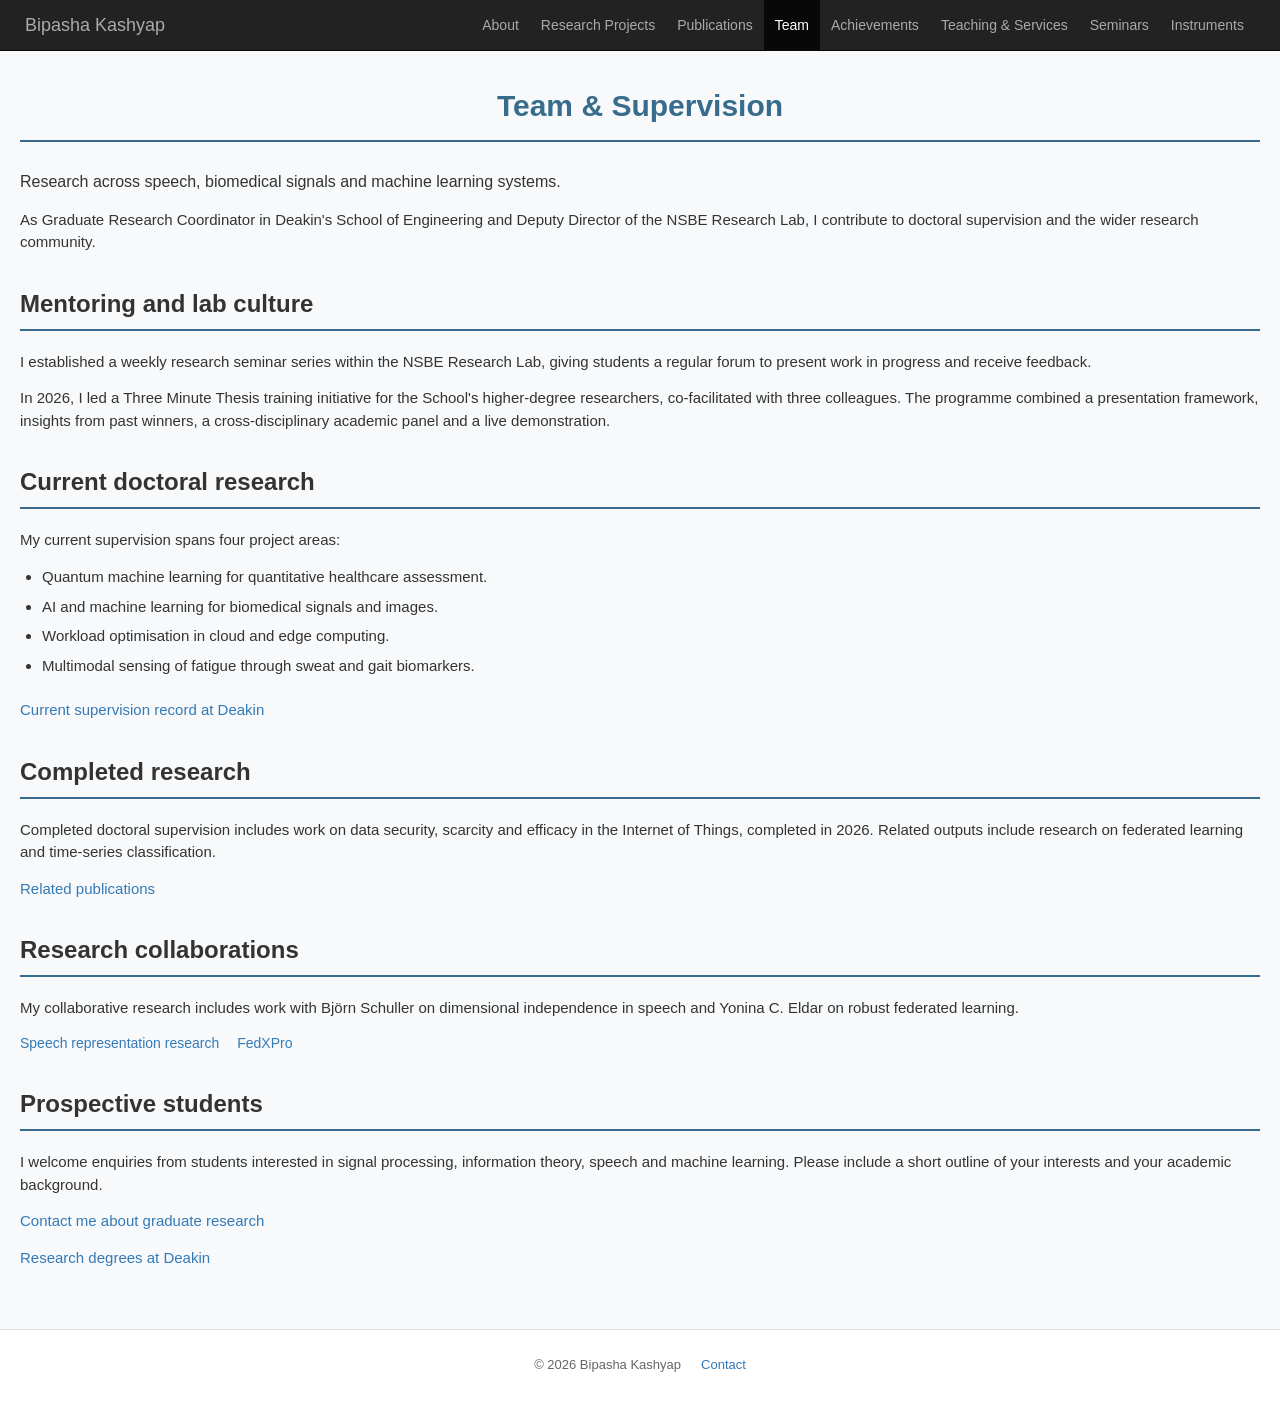
<file: supervision.html>
<!doctype html>
<html lang="en-AU"><head><meta charset="utf-8"><meta name="viewport" content="width=device-width, initial-scale=1"><title>Supervision | Dr Bipasha Kashyap</title><meta name="description" content="Graduate research supervision in speech processing, machine learning and sensing at Deakin University."><meta name="theme-color" content="#222222"><link rel="icon" href="favicon.svg" type="image/svg+xml"><link rel="stylesheet" href="style.css?v=20260923-ting"><script src="site.js?v=20260923-ting" defer></script></head>
<body class="academic-page "><a class="skip" href="#main">Skip to content</a><header class="masthead"><div class="nav-inner"><a class="brand" href="index.html">Bipasha Kashyap</a><button class="menu-toggle" type="button" aria-label="Toggle navigation" aria-expanded="false" aria-controls="main-nav" title="Toggle navigation"><img src="menu.svg" alt="" width="24" height="24"></button><nav class="nav" id="main-nav" aria-label="Main navigation"><a href="index.html">About</a><a href="research.html">Research Projects</a><a href="publications.html">Publications</a><a href="supervision.html" aria-current="page">Team</a><a href="achievements.html">Achievements</a><a href="teaching.html">Teaching &amp; Services</a><a href="talks.html">Seminars</a><a href="instruments.html">Instruments</a></nav></div></header>
<main class="layout" id="main"><p class="kicker">Graduate research</p><h1>Team &amp; Supervision</h1><p class="intro">Research across speech, biomedical signals and machine learning systems.</p><p>As Graduate Research Coordinator in Deakin's School of Engineering and Deputy Director of the NSBE Research Lab, I contribute to doctoral supervision and the wider research community.</p><section class="section"><h2>Mentoring and lab culture</h2><p>I established a weekly research seminar series within the NSBE Research Lab, giving students a regular forum to present work in progress and receive feedback.</p><p>In 2026, I led a Three Minute Thesis training initiative for the School's higher-degree researchers, co-facilitated with three colleagues. The programme combined a presentation framework, insights from past winners, a cross-disciplinary academic panel and a live demonstration.</p></section><section class="section"><h2>Current doctoral research</h2><p>My current supervision spans four project areas:</p><ul class="plain-list"><li>Quantum machine learning for quantitative healthcare assessment.</li><li>AI and machine learning for biomedical signals and images.</li><li>Workload optimisation in cloud and edge computing.</li><li>Multimodal sensing of fatigue through sweat and gait biomarkers.</li></ul><a href="https://experts.deakin.edu.au/37446-bipasha-kashyap/teaching">Current supervision record at Deakin</a></section><section class="section"><h2>Completed research</h2><p>Completed doctoral supervision includes work on data security, scarcity and efficacy in the Internet of Things, completed in 2026. Related outputs include research on federated learning and time-series classification.</p><a href="publications.html">Related publications</a></section><section class="section"><h2>Research collaborations</h2><p>My collaborative research includes work with Bj&ouml;rn Schuller on dimensional independence in speech and Yonina C. Eldar on robust federated learning.</p><div class="project-links"><a href="https://www.isca-archive.org/interspeech_2026/kashyap26_interspeech.html">Speech representation research</a><a href="https://doi.org/10.1109/JIOT.2023.3334298">FedXPro</a></div></section><section class="section"><h2>Prospective students</h2><p>I welcome enquiries from students interested in signal processing, information theory, speech and machine learning. Please include a short outline of your interests and your academic background.</p><p><a href="mailto:b.kashyap@deakin.edu.au?subject=Graduate%20research%20enquiry">Contact me about graduate research</a></p><a href="https://www.deakin.edu.au/research/research-degrees-and-phd">Research degrees at Deakin</a></section></main><footer class="footer"><span>&copy; 2026 Bipasha Kashyap</span><a href="mailto:b.kashyap@deakin.edu.au">Contact</a></footer></body></html>
</file>
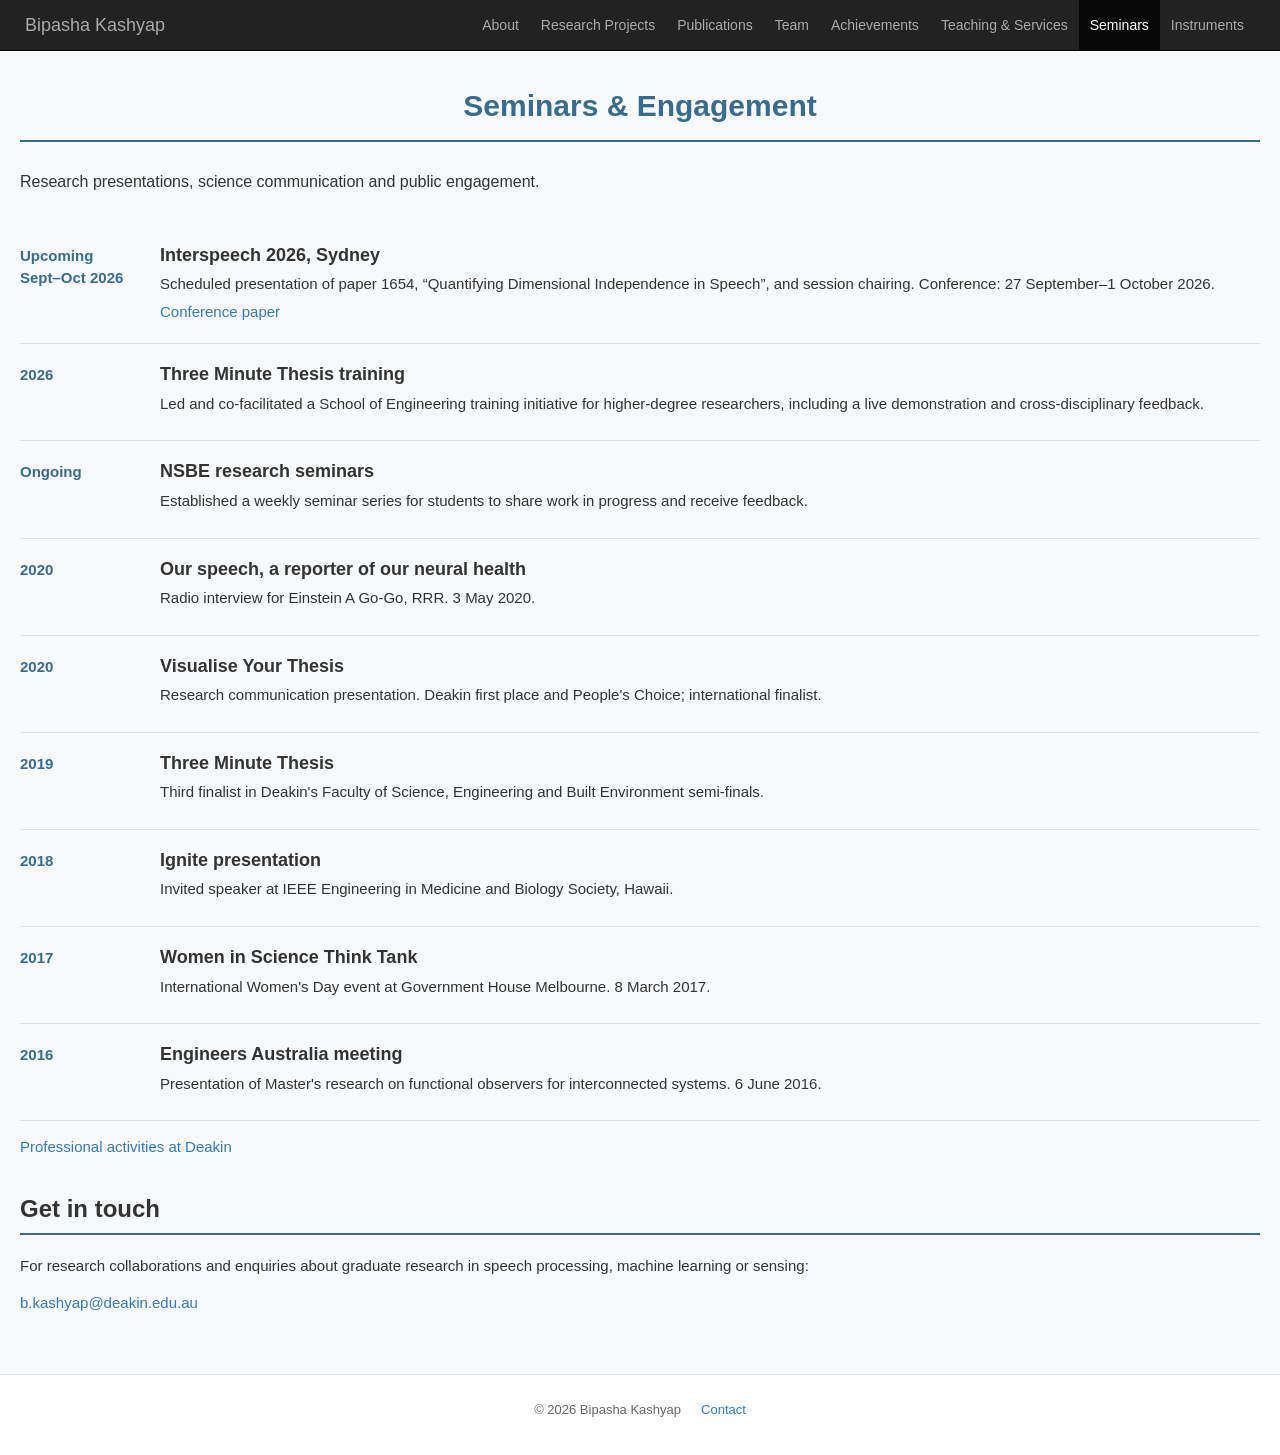
<file: talks.html>
<!doctype html>
<html lang="en-AU"><head><meta charset="utf-8"><meta name="viewport" content="width=device-width, initial-scale=1"><title>Talks &amp; Engagement | Dr Bipasha Kashyap</title><meta name="description" content="Research talks, science communication and public engagement by Dr Bipasha Kashyap."><meta name="theme-color" content="#222222"><link rel="icon" href="favicon.svg" type="image/svg+xml"><link rel="stylesheet" href="style.css?v=20260923-ting"><script src="site.js?v=20260923-ting" defer></script></head>
<body class="academic-page "><a class="skip" href="#main">Skip to content</a><header class="masthead"><div class="nav-inner"><a class="brand" href="index.html">Bipasha Kashyap</a><button class="menu-toggle" type="button" aria-label="Toggle navigation" aria-expanded="false" aria-controls="main-nav" title="Toggle navigation"><img src="menu.svg" alt="" width="24" height="24"></button><nav class="nav" id="main-nav" aria-label="Main navigation"><a href="index.html">About</a><a href="research.html">Research Projects</a><a href="publications.html">Publications</a><a href="supervision.html">Team</a><a href="achievements.html">Achievements</a><a href="teaching.html">Teaching &amp; Services</a><a href="talks.html" aria-current="page">Seminars</a><a href="instruments.html">Instruments</a></nav></div></header>
<main class="layout" id="main"><p class="kicker">Talks &amp; engagement</p><h1>Seminars &amp; Engagement</h1><p class="intro">Research presentations, science communication and public engagement.</p><ul class="timeline"><li><time>Upcoming<br>Sept&ndash;Oct 2026</time><div><h3>Interspeech 2026, Sydney</h3><p>Scheduled presentation of paper 1654, &ldquo;Quantifying Dimensional Independence in Speech&rdquo;, and session chairing. Conference: 27 September&ndash;1 October 2026.</p><a href="https://www.isca-archive.org/interspeech_2026/kashyap26_interspeech.html">Conference paper</a></div></li><li><time>2026</time><div><h3>Three Minute Thesis training</h3><p>Led and co-facilitated a School of Engineering training initiative for higher-degree researchers, including a live demonstration and cross-disciplinary feedback.</p></div></li><li><time>Ongoing</time><div><h3>NSBE research seminars</h3><p>Established a weekly seminar series for students to share work in progress and receive feedback.</p></div></li><li><time>2020</time><div><h3>Our speech, a reporter of our neural health</h3><p>Radio interview for Einstein A Go-Go, RRR. 3 May 2020.</p></div></li><li><time>2020</time><div><h3>Visualise Your Thesis</h3><p>Research communication presentation. Deakin first place and People's Choice; international finalist.</p></div></li><li><time>2019</time><div><h3>Three Minute Thesis</h3><p>Third finalist in Deakin's Faculty of Science, Engineering and Built Environment semi-finals.</p></div></li><li><time>2018</time><div><h3>Ignite presentation</h3><p>Invited speaker at IEEE Engineering in Medicine and Biology Society, Hawaii.</p></div></li><li><time>2017</time><div><h3>Women in Science Think Tank</h3><p>International Women's Day event at Government House Melbourne. 8 March 2017.</p></div></li><li><time>2016</time><div><h3>Engineers Australia meeting</h3><p>Presentation of Master's research on functional observers for interconnected systems. 6 June 2016.</p></div></li></ul><p><a href="https://experts.deakin.edu.au/37446-bipasha-kashyap/professional">Professional activities at Deakin</a></p><section class="contact" id="contact"><h2>Get in touch</h2><p>For research collaborations and enquiries about graduate research in speech processing, machine learning or sensing:</p><a href="mailto:b.kashyap@deakin.edu.au">b.kashyap@deakin.edu.au</a></section></main><footer class="footer"><span>&copy; 2026 Bipasha Kashyap</span><a href="mailto:b.kashyap@deakin.edu.au">Contact</a></footer></body></html>
</file>
<file: style.css>
:root {
  --ink:#333; --muted:#61676c; --blue:#376c8c; --link:#337ab7;
  --line:#dce1e5; --soft:#f6f8fa; --accent:#9b493c; --white:#fff;
}
* { box-sizing:border-box; letter-spacing:0; }
html { scroll-behavior:smooth; scroll-padding-top:78px; }
body { margin:0; color:var(--ink); background:var(--white); font-family:-apple-system,BlinkMacSystemFont,"Segoe UI",Roboto,Helvetica,Arial,sans-serif; font-size:15px; line-height:1.5; }
a { color:var(--link); text-decoration:none; text-underline-offset:3px; }
a:hover { color:#23527c; text-decoration:underline; }
a:focus-visible,button:focus-visible,summary:focus-visible { outline:3px solid #bd6a36; outline-offset:4px; }
img { max-width:100%; display:block; }
button,input { font:inherit; }
h1,h2,h3,p { margin-top:0; }
h1,h2,h3 { line-height:1.2; font-family:inherit; }
h1 { font-size:30px; font-weight:600; }
h2 { font-size:24px; font-weight:600; }
h3 { font-size:18px; font-weight:600; margin-bottom:10px; }
p { margin-bottom:14px; }
.skip { position:fixed; left:16px; top:-80px; padding:12px; background:white; z-index:30; }
.skip:focus { top:5px; }
.academic-page { padding-top:50px; background:#f7f9fb; }
.home-page { background:white; }
.masthead { position:fixed; top:0; left:0; right:0; z-index:20; background:#222; border-bottom:1px solid #080808; }
.nav-inner { max-width:1280px; min-height:50px; margin:auto; padding:0 25px; display:flex; align-items:center; justify-content:space-between; gap:20px; }
.brand { color:#aaa; font-size:18px; white-space:nowrap; font-weight:400; }
.brand:hover { color:white; text-decoration:none; }
.nav { display:flex; align-items:stretch; }
.nav a { color:#aaa; padding:15px 11px; font-size:14px; line-height:20px; white-space:nowrap; }
.nav a:hover { background:#181818; color:white; text-decoration:none; }
.nav a[aria-current=page] { color:white; background:#080808; }
.menu-toggle { display:none; width:42px; height:34px; padding:4px 8px; border:1px solid #444; border-radius:4px; background:transparent; cursor:pointer; align-items:center; justify-content:center; }
.menu-toggle:hover { background:#333; }
.hero { position:relative; height:min(590px,calc(100svh - 140px)); min-height:320px; display:grid; place-items:center; overflow:hidden; background:#41474c; }
.hero > img { position:absolute; width:100%; height:100%; object-fit:cover; object-position:center; }
.hero::after { content:""; position:absolute; inset:0; background:rgba(15,20,25,.65); }
.hero-copy { position:relative; z-index:1; text-align:center; color:white; padding:35px 24px; max-width:1100px; }
.hero h1 { font-size:56px; font-weight:700; margin-bottom:26px; text-shadow:0 2px 3px #222; }
.hero h2 { font-size:24px; font-weight:700; margin-bottom:14px; }
.hero p { font-size:24px; font-weight:300; line-height:1.6; margin:0; }
.layout { max-width:1280px; padding:38px 20px 60px; margin:auto; min-width:0; }
.layout > h1 { text-align:center; color:var(--blue); padding-bottom:16px; border-bottom:2px solid var(--blue); margin-bottom:28px; }
.kicker { display:none; }
.profile-intro { display:grid; grid-template-columns:2fr 1fr; align-items:start; gap:48px; margin:18px 0 48px; }
.profile-intro h2 { font-size:30px; margin-bottom:8px; }
.profile-intro p { margin-bottom:7px; }
.profile-role { font-size:18px; line-height:1.4; font-weight:600; }
.profile-links { display:flex; flex-wrap:wrap; gap:5px 0; font-size:14px; font-weight:600; margin:10px 0 18px; }
.profile-links a + a::before { content:"|"; color:#666; display:inline-block; margin:0 7px; }
.portrait { width:200px; height:200px; border-radius:50%; object-fit:cover; justify-self:center; }
.profile-intro .research-keywords { font-size:13px; font-weight:600; line-height:1.8; margin-top:18px; }
.section-title,.section > h2,.contact > h2,.section-head h2 { border-bottom:2px solid var(--blue); padding-bottom:10px; margin-bottom:20px; }
.intro { font-size:16px; line-height:1.55; }
.muted { color:var(--muted); }
.section { margin-top:36px; }
.section-head { display:flex; justify-content:space-between; align-items:baseline; gap:18px; margin-bottom:16px; border-bottom:2px solid var(--blue); }
.section-head h2 { border:0; padding:0 0 10px; margin:0; }
.section-head a { font-size:14px; }
.two-col { display:grid; grid-template-columns:1fr 1fr; gap:30px; }
.topic p { margin-bottom:10px; }
.tag { display:block; font-size:12px; color:var(--muted); font-weight:600; margin-bottom:12px; }
.news { list-style:none; padding:0; margin:0; }
.news li { display:grid; grid-template-columns:90px minmax(0,1fr); gap:10px; margin-bottom:15px; }
.news time { font-weight:600; color:var(--blue); }
.news p { margin:0; }
.research-figure { margin:0 0 28px; }
.research-figure img { width:100%; height:200px; object-fit:contain; background:white; }
.research-figure figcaption { font-size:12px; color:var(--muted); text-align:center; margin-top:7px; }
.project-grid { display:grid; grid-template-columns:1fr 1fr; gap:28px; align-items:start; }
.project { background:white; padding:24px; border-radius:6px; box-shadow:0 1px 5px #00000010; min-width:0; }
.project h2 { color:var(--blue); font-size:20px; font-style:italic; line-height:1.3; margin-bottom:12px; }
.project p { margin-bottom:14px; }
.project-meta { font-size:14px; font-weight:600; }
.project-links { display:flex; flex-wrap:wrap; gap:8px 18px; font-size:14px; }
.project-grid .project:last-child { grid-column:1/-1; }
.instrument-list { display:grid; grid-template-columns:1fr 1fr; gap:24px; margin-top:25px; }
.instrument { padding:24px; background:white; border-radius:6px; box-shadow:0 1px 5px #00000010; display:grid; grid-template-columns:32px minmax(0,1fr); gap:14px; }
.instrument-number { color:var(--blue); font-size:22px; }
.instrument h2 { font-size:20px!important; }
.instrument p { margin-bottom:8px; }
.instrument-link { grid-column:2; font-size:14px; }
.requirements,.measure-list { font-size:14px; color:var(--muted); }
.pub-year { color:var(--blue); font-size:24px; padding-bottom:8px; border-bottom:1px solid var(--blue); margin-top:30px; }
.publication { margin:0 0 25px; padding-left:18px; border-left:2px solid #e3e9ed; }
.publication h3 { font-size:16px; line-height:1.5; margin-bottom:4px; }
.publication h3 a { color:var(--blue); }
.authors,.venue { font-size:14px; margin-bottom:3px; }
.publication-links { display:flex; gap:18px; font-size:13px; margin-top:5px; }
.table-wrap { overflow-x:auto; }
table { width:100%; border-collapse:collapse; background:white; font-size:15px; }
th,td { text-align:left; padding:13px 16px; border-bottom:1px solid var(--line); }
th { background:#edf2f5; color:var(--blue); }
td:first-child { white-space:nowrap; width:110px; }
.plain-list { padding-left:22px; }
.plain-list li { padding-bottom:7px; }
.timeline { list-style:none; padding:0; margin-top:30px; }
.timeline li { display:grid; grid-template-columns:120px minmax(0,1fr); gap:20px; padding:20px 0; border-bottom:1px solid var(--line); }
.timeline time { color:var(--blue); font-weight:600; }
.timeline h3 { margin-bottom:7px; }
.timeline p { margin-bottom:5px; }
.contact { margin-top:36px; }
.footer { padding:25px 20px 35px; display:flex; justify-content:center; gap:20px; color:#666; font-size:13px; border-top:1px solid var(--line); background:white; }
.empty-page { max-width:700px; margin:70px auto; padding:25px; }

/* Keep the existing measurement surfaces independent of the academic page layout. */
.instrument-page { font-size:16px; background:white; }
.instrument-page * { letter-spacing:0; }
.instrument-page main { max-width:620px; padding-top:28px; }
.instrument-page .site-back { display:flex; justify-content:space-between; gap:15px; max-width:584px; margin:24px auto 0; padding:0 18px; font-size:14px; }
.instrument-page .fine { font-size:13px; }
.instrument-page .card,.instrument-page .reading,.instrument-page .ctrl { border-radius:6px; box-shadow:none; border:1px solid var(--line); }
.instrument-page canvas { border-radius:4px; }
.instrument-page button.go { border-radius:4px; box-shadow:none; }
.instrument-page .lead { font-size:16px; }
.instrument-page .topbar { margin-bottom:24px; }
.instrument-page h1 { font-size:34px; }
.instrument-page .stat b { font-size:28px; }
.instrument-page .panel { border:0; }
.instrument-page .lab { font-size:14px; }
.instrument-page .chip { display:none; }
.instrument-page .stat { min-height:105px; }
.instrument-page .readouts { min-height:140px; }
.instrument-page #pad:focus-visible { outline:3px solid var(--accent); outline-offset:4px; }
.example-controls { display:flex; flex-wrap:wrap; gap:12px; margin:12px 0 20px; }
.example-controls button { background:white; border:1px solid var(--blue); color:var(--blue); padding:10px 16px; border-radius:4px; cursor:pointer; }
.example-controls button:disabled { opacity:.5; cursor:default; }
.example-controls [hidden] { display:none; }
@media(max-width:1100px) {
  .nav-inner { flex-wrap:wrap; gap:0; padding:0 22px; }
  .brand { line-height:50px; }
  .nav { width:100%; flex-direction:column; padding:6px 0; border-top:1px solid #333; }
  .nav a { padding:10px 12px; }
  .masthead[data-enhanced] .menu-toggle { display:flex; }
  .masthead[data-enhanced] .menu-toggle[aria-expanded=false] + .nav { display:none; }
  .masthead:not([data-enhanced]) { position:relative; margin-top:-50px; }
  .nav-inner { max-height:100svh; overflow-y:auto; }
}
@media(max-width:680px) {
  .hero { height:min(400px,calc(100svh - 150px)); min-height:290px; }
  .hero h1 { font-size:36px; margin-bottom:20px; }
  .hero h2 { font-size:22px; }
  .hero p { font-size:20px; }
  .hero-copy { padding:24px; }
  .layout { padding:30px 20px 45px; }
  .layout > h1 { font-size:28px; }
  .profile-intro { grid-template-columns:1fr; gap:25px; margin:12px 0 34px; }
  .portrait { justify-self:start; width:180px; height:180px; }
  .profile-intro h2 { font-size:28px; }
  .profile-role { font-size:17px; }
  .two-col,.project-grid,.instrument-list { grid-template-columns:1fr; gap:22px; }
  .project-grid .project:last-child { grid-column:auto; }
  .project,.instrument { padding:20px; }
  .section-head { flex-wrap:wrap; gap:0 15px; padding-bottom:10px; }
  .section-head h2 { padding-bottom:8px; }
  .research-figure img { height:150px; }
  .news li { grid-template-columns:76px minmax(0,1fr); }
  .timeline li { grid-template-columns:82px minmax(0,1fr); gap:15px; }
  .timeline time { font-size:13px; }
  .instrument-page main { padding-left:18px; padding-right:18px; }
  .instrument-page h1 { font-size:30px; }
  .instrument-page .stat { padding:14px; }
  .instrument-page .stat b { font-size:27px; }
  .instrument-page .site-back { flex-wrap:wrap; }
}
@media(prefers-reduced-motion:reduce) {
  html { scroll-behavior:auto; }
  *,*::before,*::after { animation:none!important; transition:none!important; }
}
</file>
